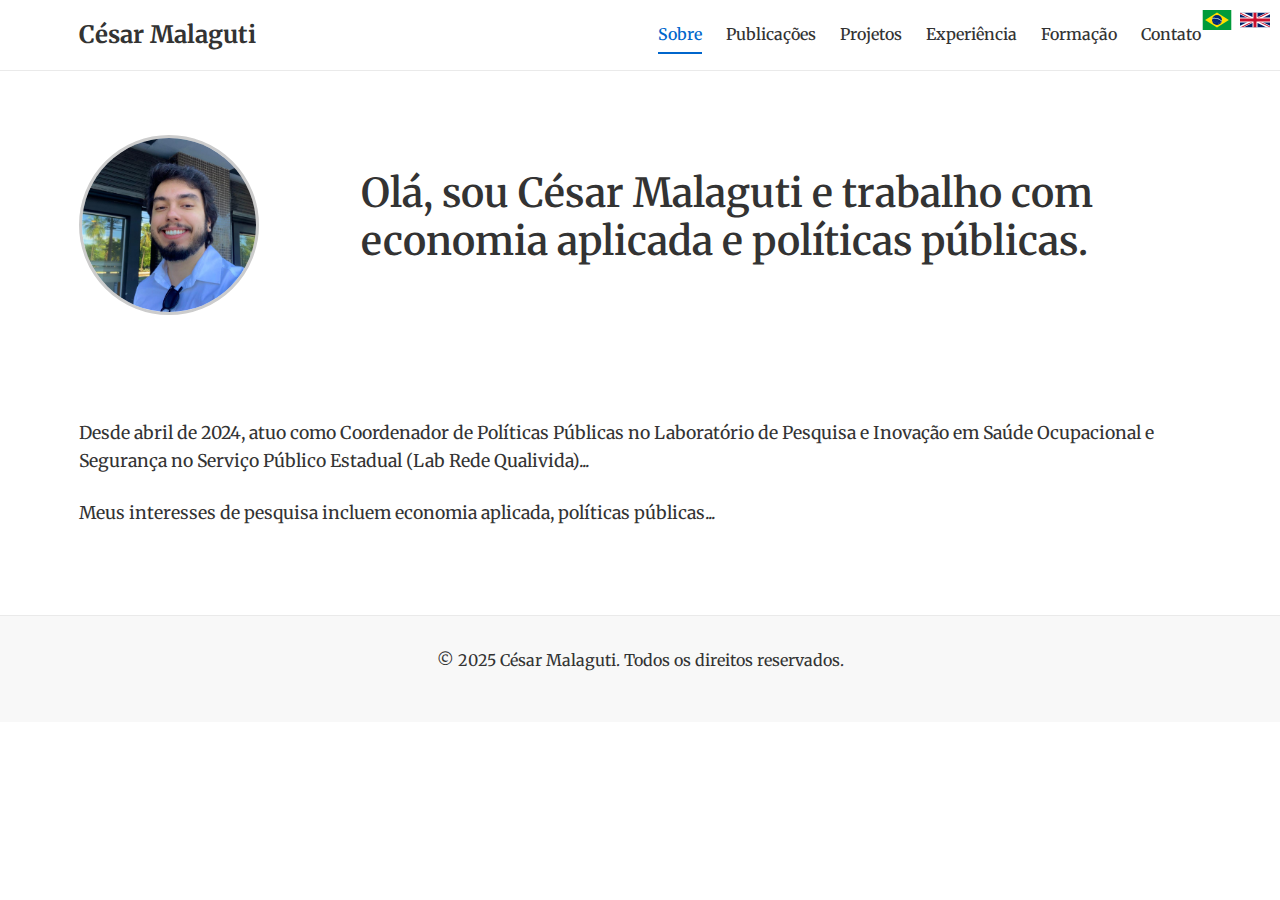
<file: index.html>
<!DOCTYPE html>
<html lang="pt-br">
<head>
    <meta charset="UTF-8">
    <meta name="viewport" content="width=device-width, initial-scale=1.0">
    <title>César Malaguti | Economista</title>
    <link rel="stylesheet" href="css/style.css">
    <link rel="stylesheet" href="css/admin.css">
    <link href="https://fonts.googleapis.com/css2?family=Merriweather:wght@400;700&display=swap" rel="stylesheet">
    <style>
        body {
            font-family: 'Merriweather', serif;
        }

        .lang-switch {
            position: absolute;
            top: 10px;
            right: 10px;
            display: flex;
            gap: 8px;
        }

        .lang-switch img {
            width: 30px;
            height: 20px;
            cursor: pointer;
        }

        .profile-image img {
            border-radius: 50%;
            width: 180px;
            height: 180px;
            object-fit: cover;
            border: 3px solid #ccc;
        }
    </style>
</head>
<body>
    <header>
        <div class="container">
            <div class="logo">
                <a href="index.html">César Malaguti</a>
            </div>
            <nav>
                <ul>
                    <li><a href="index.html" class="active">Sobre</a></li>
                    <li><a href="publications.html">Publicações</a></li>
                    <li><a href="projects.html">Projetos</a></li>
                    <li><a href="experience.html">Experiência</a></li>
                    <li><a href="education.html">Formação</a></li>
                    <li><a href="contact.html">Contato</a></li>
                </ul>
            </nav>
        </div>
        <div class="lang-switch">
            <img src="imagens/images.br.svg" alt="Português" onclick="switchLanguage('pt')">
            <img src="imagens/images.uk.svg" alt="English" onclick="switchLanguage('en')">
        </div>
    </header>

    <main>
        <section class="hero">
            <div class="container">
                <div class="profile-image">
                    <img src="imagens/imagesprofile.jpg.jpeg" alt="César Malaguti">
                </div>
                <div class="hero-content">
                    <h1 data-lang="pt">Olá, sou César Malaguti e trabalho com economia aplicada e políticas públicas.</h1>
                    <h1 data-lang="en" style="display: none;">Hi, I'm César Malaguti and I work with applied economics and public policies.</h1>
                </div>
            </div>
        </section>

        <section class="about">
            <div class="container">
                <p data-lang="pt">Desde abril de 2024, atuo como Coordenador de Políticas Públicas no Laboratório de Pesquisa e Inovação em Saúde Ocupacional e Segurança no Serviço Público Estadual (Lab Rede Qualivida)...</p>
                <p data-lang="en" style="display: none;">I am a Ph.D. candidate in Economics at the Federal University of Espírito Santo (UFES). My research lies at the intersection of public economics, health policy, and data science. In September 2025, I will join the University of Oxford, at the Health Economics Research Centre (HERC) for the 2025–2026 academic year. I currently serve as State Public Policy Coordinator for health in Espírito Santo, working through a tripartite partnership involving the State Health Department (SESA), the Institute for Teaching, Research, and Health Innovation (ICEPi), and the State Secretariat for Management and Human Resources (SEGER). My work at the Lab Rede Qualivida focuses on innovation and evidence-based strategies to improve public service health and safety.</p>

                <p data-lang="pt">Meus interesses de pesquisa incluem economia aplicada, políticas públicas...</p>
                <p data-lang="en" style="display: none;">My research lies at the intersection of public economics, health policy, data science and applied economics.</p>

       
            </div>
        </section>
    </main>

    <footer>
        <div class="container">
            <p data-lang="pt">&copy; 2025 César Malaguti. Todos os direitos reservados.</p>
            <p data-lang="en" style="display: none;">&copy; 2025 César Malaguti. All rights reserved.</p>
        </div>
    </footer>

    <script>
        function switchLanguage(lang) {
            const elements = document.querySelectorAll('[data-lang]');
            elements.forEach(el => {
                el.style.display = el.getAttribute('data-lang') === lang ? 'block' : 'none';
            });
        }

        // Define idioma inicial como pt
        window.onload = () => switchLanguage('pt');
    </script>
</body>
</html>
</file>
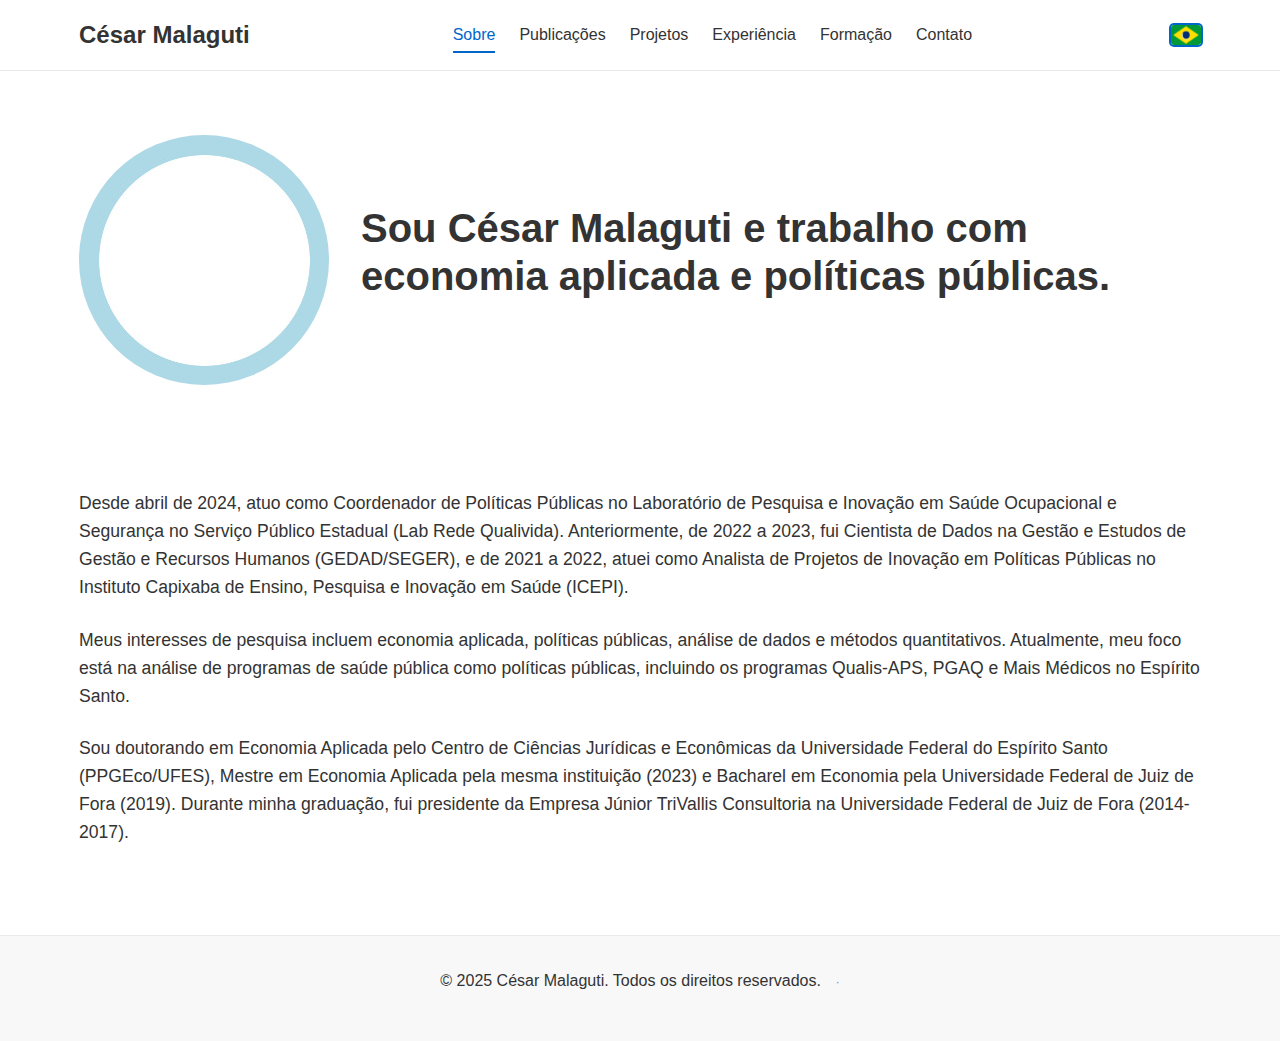
<file: cesar_malaguti_website_colab/index.html>
<!DOCTYPE html>
<html lang="pt-br">
<head>
    <meta charset="UTF-8">
    <meta name="viewport" content="width=device-width, initial-scale=1.0">
    <title>César Malaguti | Economista</title>
    <link rel="stylesheet" href="css/style.css">
    <link rel="stylesheet" href="css/admin.css">
</head>
<body>
    <header>
        <div class="container">
            <div class="logo">
                <a href="index.html">César Malaguti</a>
            </div>
            <nav>
                <ul>
                    <li><a href="index.html" class="active">Sobre</a></li>
                    <li><a href="publications.html">Publicações</a></li>
                    <li><a href="projects.html">Projetos</a></li>
                    <li><a href="experience.html">Experiência</a></li>
                    <li><a href="education.html">Formação</a></li>
                    <li><a href="contact.html">Contato</a></li>
                </ul>
            </nav>
        </div>
    </header>

    <main>
        <section class="hero">
            <div class="container">
                <div class="profile-image">
                    <img src="images/profile.jpg" alt="César Malaguti" class="profile-img">
                </div>
                <div class="hero-content">
                    <h1 data-lang="pt">Sou César Malaguti e trabalho com economia aplicada e políticas públicas.</h1>
                    <h1 data-lang="en" style="display: none;">I am César Malaguti and I work with applied economics and public policies.</h1>
                </div>
            </div>
        </section>

        <section class="about">
            <div class="container">
                <p data-lang="pt">Desde abril de 2024, atuo como Coordenador de Políticas Públicas no Laboratório de Pesquisa e Inovação em Saúde Ocupacional e Segurança no Serviço Público Estadual (Lab Rede Qualivida). Anteriormente, de 2022 a 2023, fui Cientista de Dados na Gestão e Estudos de Gestão e Recursos Humanos (GEDAD/SEGER), e de 2021 a 2022, atuei como Analista de Projetos de Inovação em Políticas Públicas no Instituto Capixaba de Ensino, Pesquisa e Inovação em Saúde (ICEPI).</p>
                <p data-lang="en" style="display: none;">Since April 2024, I have been working as a Public Policy Coordinator at the Laboratory for Research and Innovation in Occupational Health and Safety in the State Public Service (Lab Rede Qualivida). Previously, from 2022 to 2023, I was a Data Scientist in Management and Studies of Management and Human Resources (GEDAD/SEGER), and from 2021 to 2022, I worked as an Analyst of Innovation Projects in Public Policies at the Capixaba Institute of Education, Research and Innovation in Health (ICEPI).</p>

                <p data-lang="pt">Meus interesses de pesquisa incluem economia aplicada, políticas públicas, análise de dados e métodos quantitativos. Atualmente, meu foco está na análise de programas de saúde pública como políticas públicas, incluindo os programas Qualis-APS, PGAQ e Mais Médicos no Espírito Santo.</p>
                <p data-lang="en" style="display: none;">My research interests include applied economics, public policies, data analysis, and quantitative methods. Currently, my focus is on the analysis of public health programs as public policies, including the Qualis-APS, PGAQ, and Mais Médicos programs in Espírito Santo.</p>

                <p data-lang="pt">Sou doutorando em Economia Aplicada pelo Centro de Ciências Jurídicas e Econômicas da Universidade Federal do Espírito Santo (PPGEco/UFES), Mestre em Economia Aplicada pela mesma instituição (2023) e Bacharel em Economia pela Universidade Federal de Juiz de Fora (2019). Durante minha graduação, fui presidente da Empresa Júnior TriVallis Consultoria na Universidade Federal de Juiz de Fora (2014-2017).</p>
                <p data-lang="en" style="display: none;">I am a PhD candidate in Applied Economics at the Center for Legal and Economic Sciences of the Federal University of Espírito Santo (PPGEco/UFES), Master in Applied Economics from the same institution (2023), and Bachelor in Economics from the Federal University of Juiz de Fora (2019). During my undergraduate studies, I was president of the Junior Enterprise TriVallis Consultoria at the Federal University of Juiz de Fora (2014-2017).</p>
            </div>
        </section>
    </main>

    <footer>
        <div class="container">
            <p data-lang="pt">&copy; 2025 César Malaguti. Todos os direitos reservados.</p>
            <p data-lang="en" style="display: none;">&copy; 2025 César Malaguti. All rights reserved.</p>
        </div>
    </footer>

    <script src="js/script.js"></script>
    <script src="js/language.js"></script>
    <script src="js/admin.js"></script>
</body>
</html>
</file>
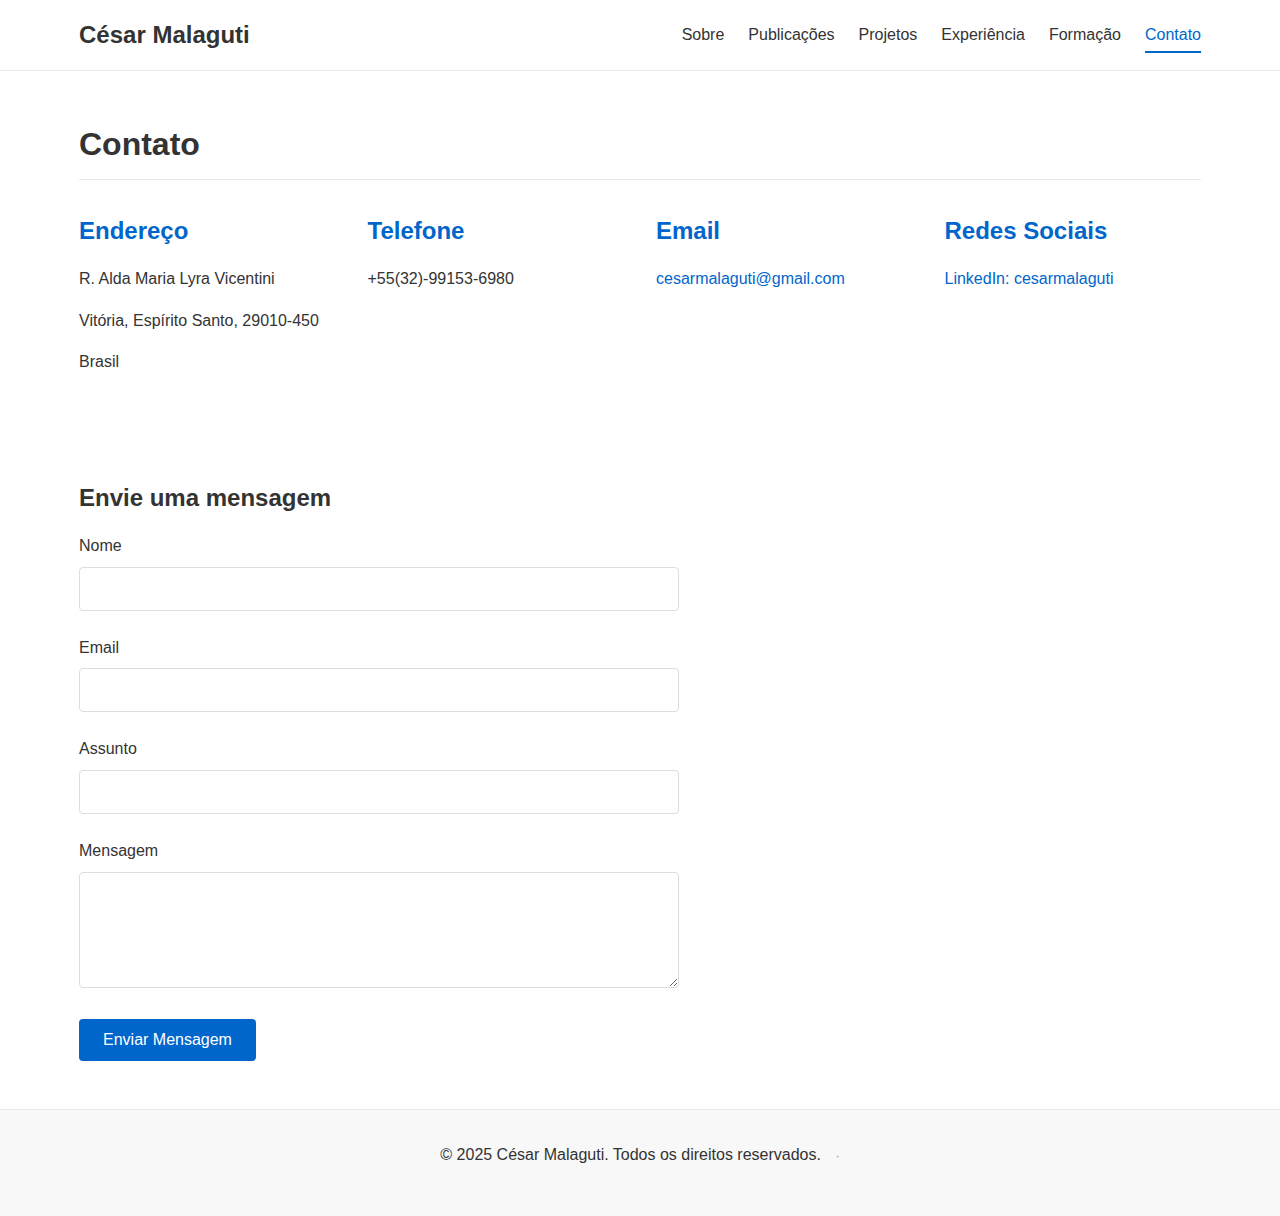
<file: contact.html>
<!DOCTYPE html>
<html lang="pt-br">
<head>
    <meta charset="UTF-8">
    <meta name="viewport" content="width=device-width, initial-scale=1.0">
    <title>Contato | César Malaguti</title>
    <link rel="stylesheet" href="css/style.css">
    <link rel="stylesheet" href="css/admin.css">
</head>
<body>
    <header>
        <div class="container">
            <div class="logo">
                <a href="index.html">César Malaguti</a>
            </div>
            <nav>
                <ul>
                    <li><a href="index.html">Sobre</a></li>
                    <li><a href="publications.html">Publicações</a></li>
                    <li><a href="projects.html">Projetos</a></li>
                    <li><a href="experience.html">Experiência</a></li>
                    <li><a href="education.html">Formação</a></li>
                    <li><a href="contact.html" class="active">Contato</a></li>
                </ul>
            </nav>
        </div>
    </header>

    <main>
        <section class="contact">
            <div class="container">
                <h1>Contato</h1>
                
                <div class="contact-info">
                    <div class="contact-item">
                        <h2>Endereço</h2>
                        <p>R. Alda Maria Lyra Vicentini</p>
                        <p>Vitória, Espírito Santo, 29010-450</p>
                        <p>Brasil</p>
                    </div>
                    
                    <div class="contact-item">
                        <h2>Telefone</h2>
                        <p>+55(32)-99153-6980</p>
                    </div>
                    
                    <div class="contact-item">
                        <h2>Email</h2>
                        <p><a href="mailto:cesarmalaguti@gmail.com">cesarmalaguti@gmail.com</a></p>
                    </div>
                    
                    <div class="contact-item">
                        <h2>Redes Sociais</h2>
                        <p><a href="https://www.linkedin.com/in/cesarmalaguti" target="_blank">LinkedIn: cesarmalaguti</a></p>
                    </div>
                </div>
                
                <div class="contact-form">
                    <h2>Envie uma mensagem</h2>
                    <form action="#" method="post" id="contactForm">
                        <div class="form-group">
                            <label for="name">Nome</label>
                            <input type="text" id="name" name="name" required>
                        </div>
                        
                        <div class="form-group">
                            <label for="email">Email</label>
                            <input type="email" id="email" name="email" required>
                        </div>
                        
                        <div class="form-group">
                            <label for="subject">Assunto</label>
                            <input type="text" id="subject" name="subject" required>
                        </div>
                        
                        <div class="form-group">
                            <label for="message">Mensagem</label>
                            <textarea id="message" name="message" rows="5" required></textarea>
                        </div>
                        
                        <button type="submit" class="btn-submit">Enviar Mensagem</button>
                    </form>
                </div>
            </div>
        </section>
    </main>

    <footer>
        <div class="container">
            <p>&copy; 2025 César Malaguti. Todos os direitos reservados.</p>
        </div>
    </footer>

    <script src="js/script.js"></script>
    <script src="js/admin.js"></script>
</body>
</html>
</file>
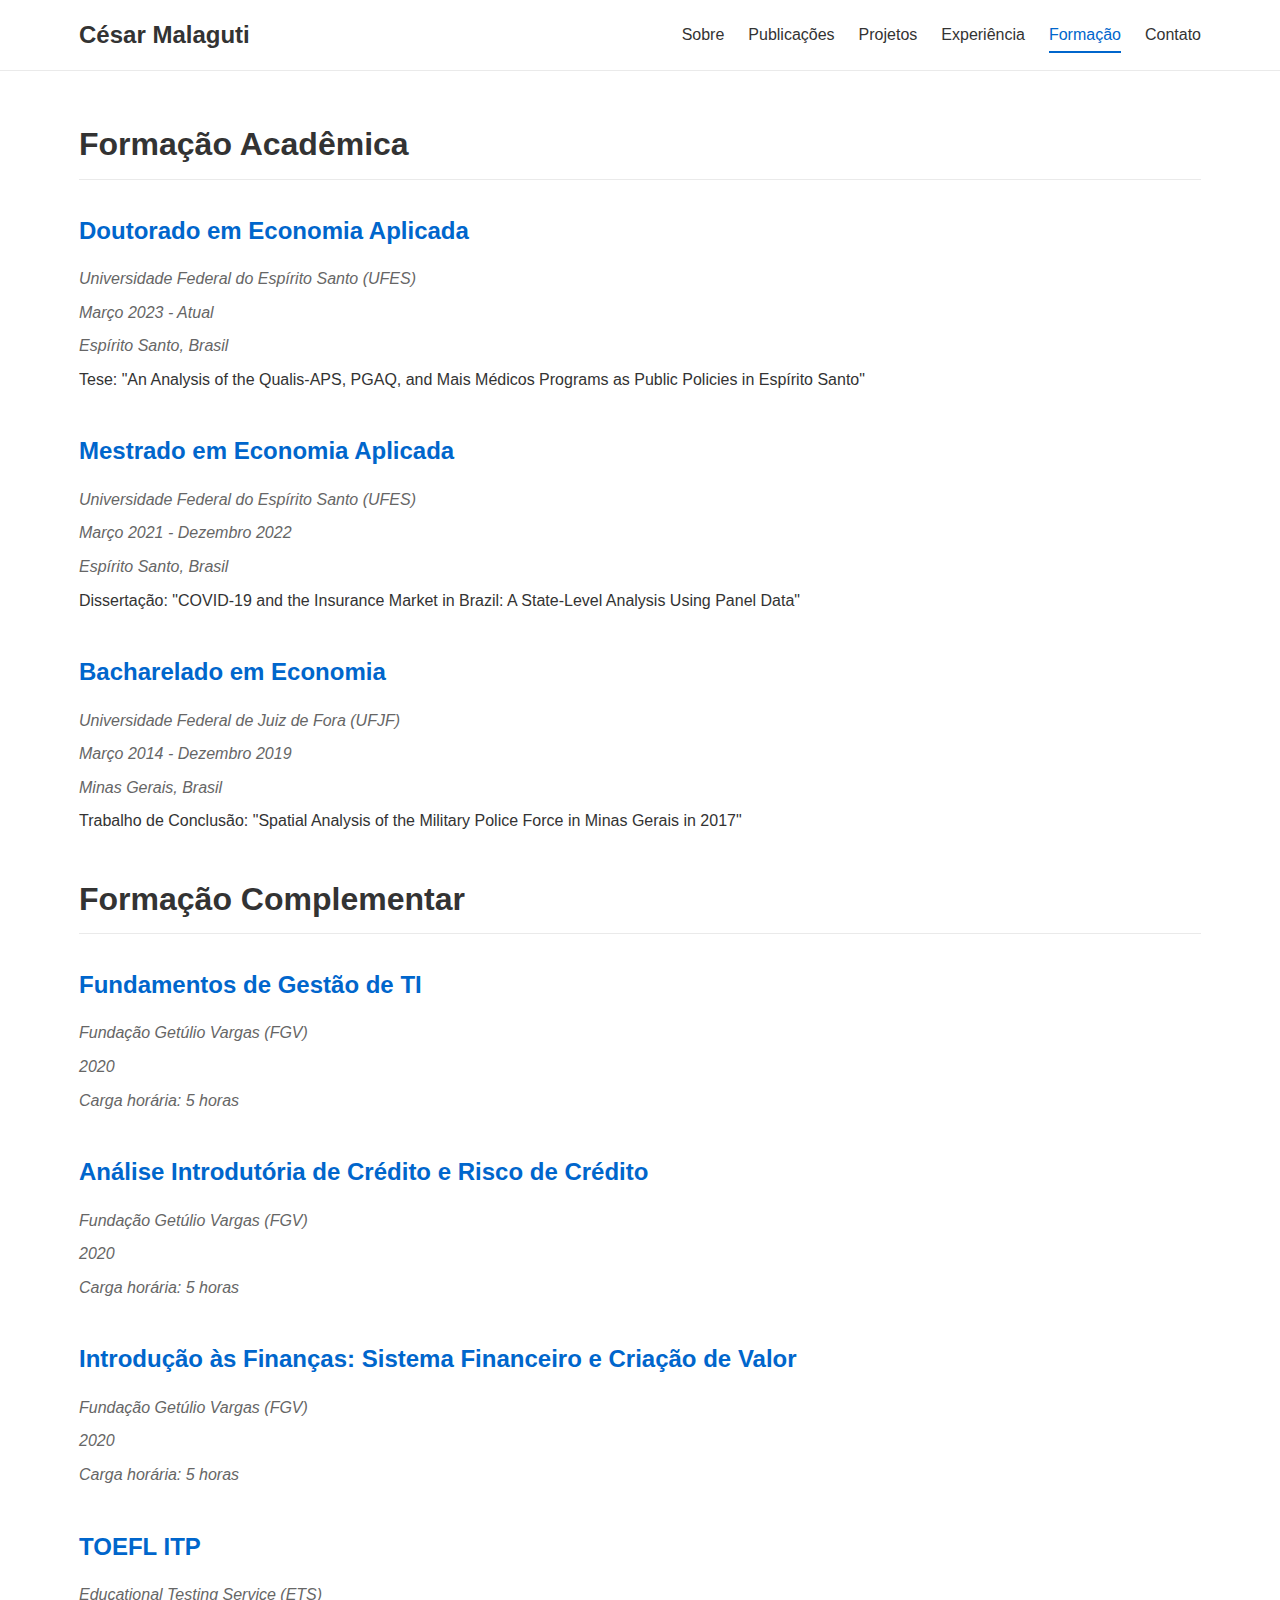
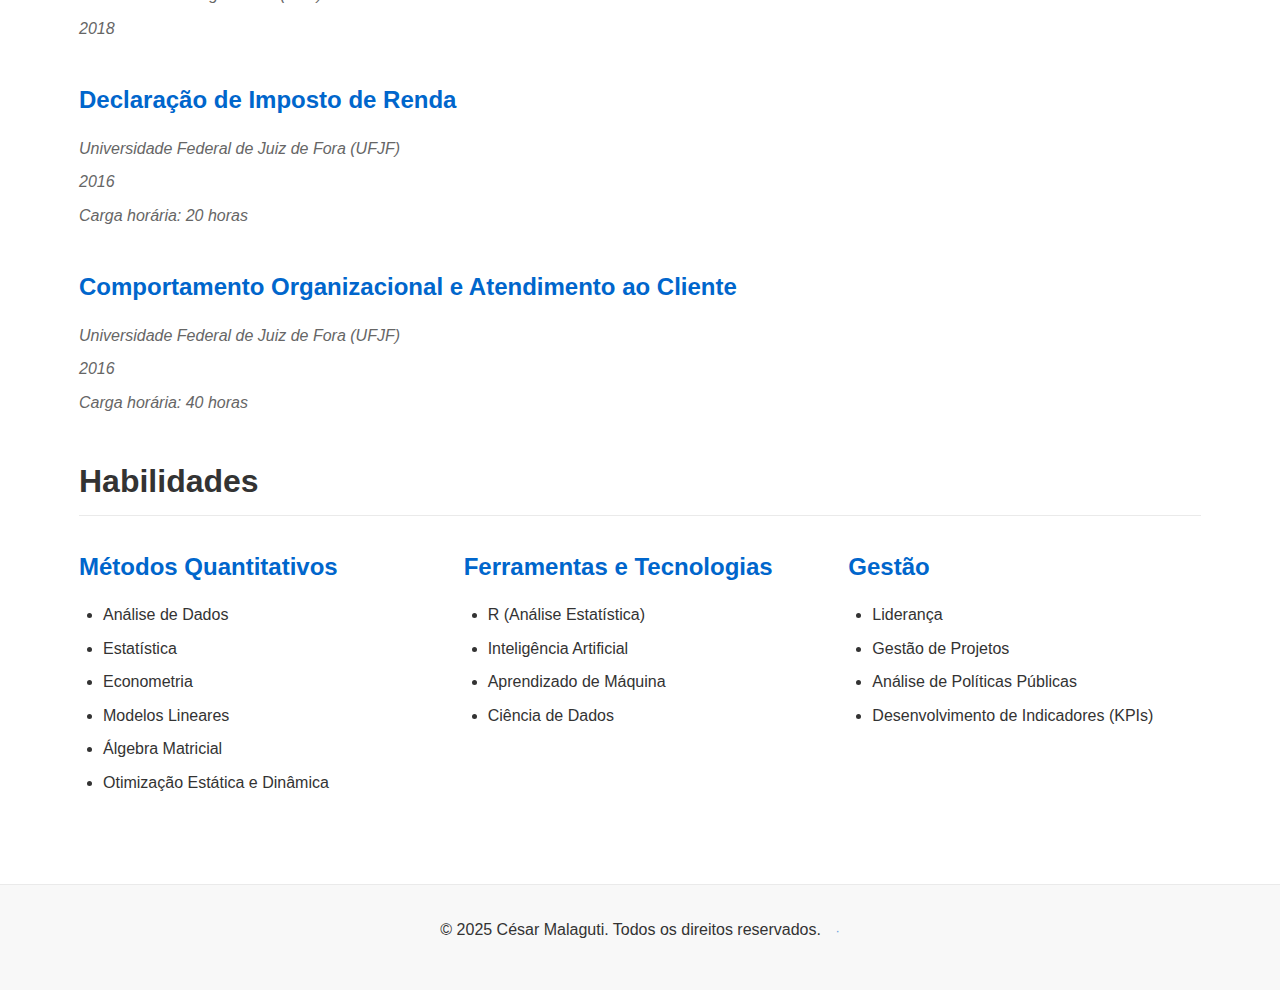
<file: education.html>
<!DOCTYPE html>
<html lang="pt-br">
<head>
    <meta charset="UTF-8">
    <meta name="viewport" content="width=device-width, initial-scale=1.0">
    <title>Formação | César Malaguti</title>
    <link rel="stylesheet" href="css/style.css">
    <link rel="stylesheet" href="css/admin.css">
</head>
<body>
    <header>
        <div class="container">
            <div class="logo">
                <a href="index.html">César Malaguti</a>
            </div>
            <nav>
                <ul>
                    <li><a href="index.html">Sobre</a></li>
                    <li><a href="publications.html">Publicações</a></li>
                    <li><a href="projects.html">Projetos</a></li>
                    <li><a href="experience.html">Experiência</a></li>
                    <li><a href="education.html" class="active">Formação</a></li>
                    <li><a href="contact.html">Contato</a></li>
                </ul>
            </nav>
        </div>
    </header>

    <main>
        <section class="education">
            <div class="container">
                <h1>Formação Acadêmica</h1>
                
                <div class="education-item">
                    <h2>Doutorado em Economia Aplicada</h2>
                    <p class="institution">Universidade Federal do Espírito Santo (UFES)</p>
                    <p class="period">Março 2023 - Atual</p>
                    <p class="location">Espírito Santo, Brasil</p>
                    <p>Tese: "An Analysis of the Qualis-APS, PGAQ, and Mais Médicos Programs as Public Policies in Espírito Santo"</p>
                </div>
                
                <div class="education-item">
                    <h2>Mestrado em Economia Aplicada</h2>
                    <p class="institution">Universidade Federal do Espírito Santo (UFES)</p>
                    <p class="period">Março 2021 - Dezembro 2022</p>
                    <p class="location">Espírito Santo, Brasil</p>
                    <p>Dissertação: "COVID-19 and the Insurance Market in Brazil: A State-Level Analysis Using Panel Data"</p>
                </div>
                
                <div class="education-item">
                    <h2>Bacharelado em Economia</h2>
                    <p class="institution">Universidade Federal de Juiz de Fora (UFJF)</p>
                    <p class="period">Março 2014 - Dezembro 2019</p>
                    <p class="location">Minas Gerais, Brasil</p>
                    <p>Trabalho de Conclusão: "Spatial Analysis of the Military Police Force in Minas Gerais in 2017"</p>
                </div>
                
                <h1>Formação Complementar</h1>
                
                <div class="complementary-education">
                    <div class="education-item">
                        <h2>Fundamentos de Gestão de TI</h2>
                        <p class="institution">Fundação Getúlio Vargas (FGV)</p>
                        <p class="period">2020</p>
                        <p class="details">Carga horária: 5 horas</p>
                    </div>
                    
                    <div class="education-item">
                        <h2>Análise Introdutória de Crédito e Risco de Crédito</h2>
                        <p class="institution">Fundação Getúlio Vargas (FGV)</p>
                        <p class="period">2020</p>
                        <p class="details">Carga horária: 5 horas</p>
                    </div>
                    
                    <div class="education-item">
                        <h2>Introdução às Finanças: Sistema Financeiro e Criação de Valor</h2>
                        <p class="institution">Fundação Getúlio Vargas (FGV)</p>
                        <p class="period">2020</p>
                        <p class="details">Carga horária: 5 horas</p>
                    </div>
                    
                    <div class="education-item">
                        <h2>TOEFL ITP</h2>
                        <p class="institution">Educational Testing Service (ETS)</p>
                        <p class="period">2018</p>
                    </div>
                    
                    <div class="education-item">
                        <h2>Declaração de Imposto de Renda</h2>
                        <p class="institution">Universidade Federal de Juiz de Fora (UFJF)</p>
                        <p class="period">2016</p>
                        <p class="details">Carga horária: 20 horas</p>
                    </div>
                    
                    <div class="education-item">
                        <h2>Comportamento Organizacional e Atendimento ao Cliente</h2>
                        <p class="institution">Universidade Federal de Juiz de Fora (UFJF)</p>
                        <p class="period">2016</p>
                        <p class="details">Carga horária: 40 horas</p>
                    </div>
                </div>
                
                <h1>Habilidades</h1>
                
                <div class="skills">
                    <div class="skill-category">
                        <h2>Métodos Quantitativos</h2>
                        <ul>
                            <li>Análise de Dados</li>
                            <li>Estatística</li>
                            <li>Econometria</li>
                            <li>Modelos Lineares</li>
                            <li>Álgebra Matricial</li>
                            <li>Otimização Estática e Dinâmica</li>
                        </ul>
                    </div>
                    
                    <div class="skill-category">
                        <h2>Ferramentas e Tecnologias</h2>
                        <ul>
                            <li>R (Análise Estatística)</li>
                            <li>Inteligência Artificial</li>
                            <li>Aprendizado de Máquina</li>
                            <li>Ciência de Dados</li>
                        </ul>
                    </div>
                    
                    <div class="skill-category">
                        <h2>Gestão</h2>
                        <ul>
                            <li>Liderança</li>
                            <li>Gestão de Projetos</li>
                            <li>Análise de Políticas Públicas</li>
                            <li>Desenvolvimento de Indicadores (KPIs)</li>
                        </ul>
                    </div>
                </div>
            </div>
        </section>
    </main>

    <footer>
        <div class="container">
            <p>&copy; 2025 César Malaguti. Todos os direitos reservados.</p>
        </div>
    </footer>

    <script src="js/script.js"></script>
    <script src="js/admin.js"></script>
</body>
</html>
</file>
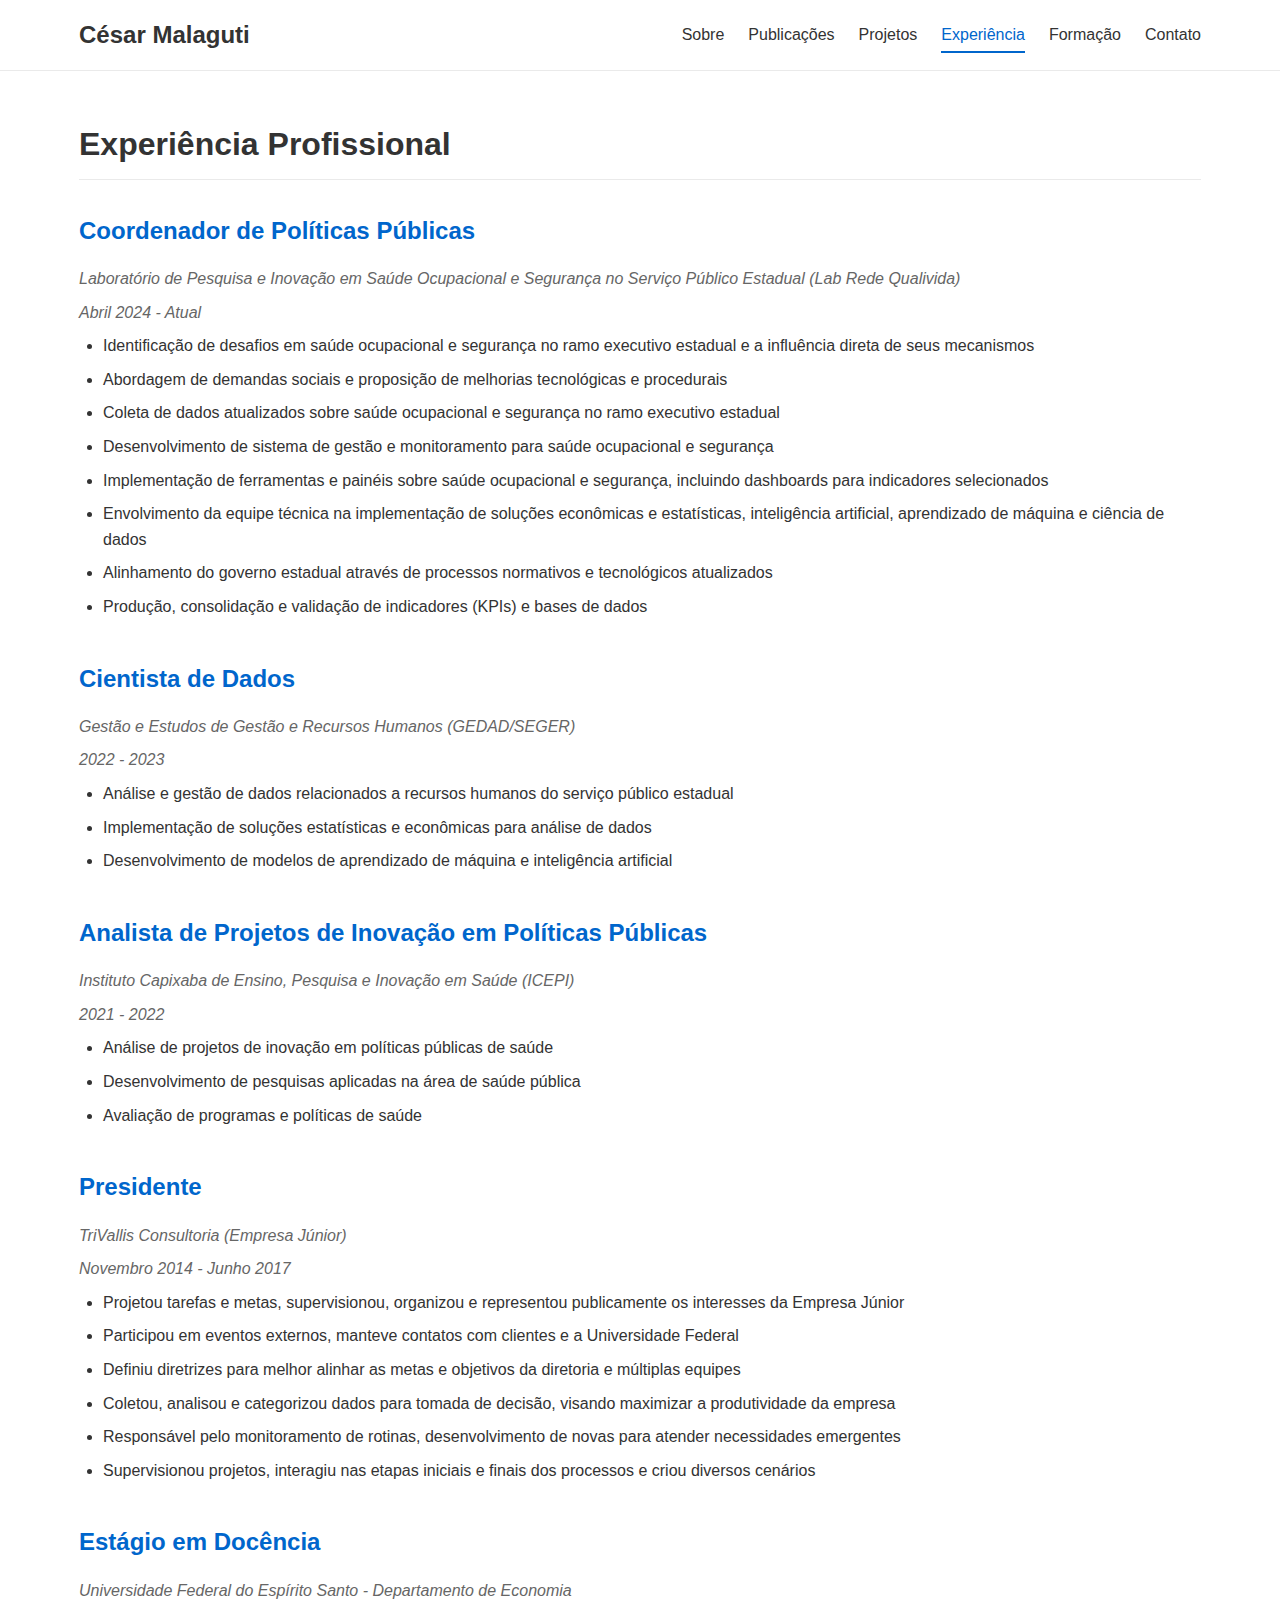
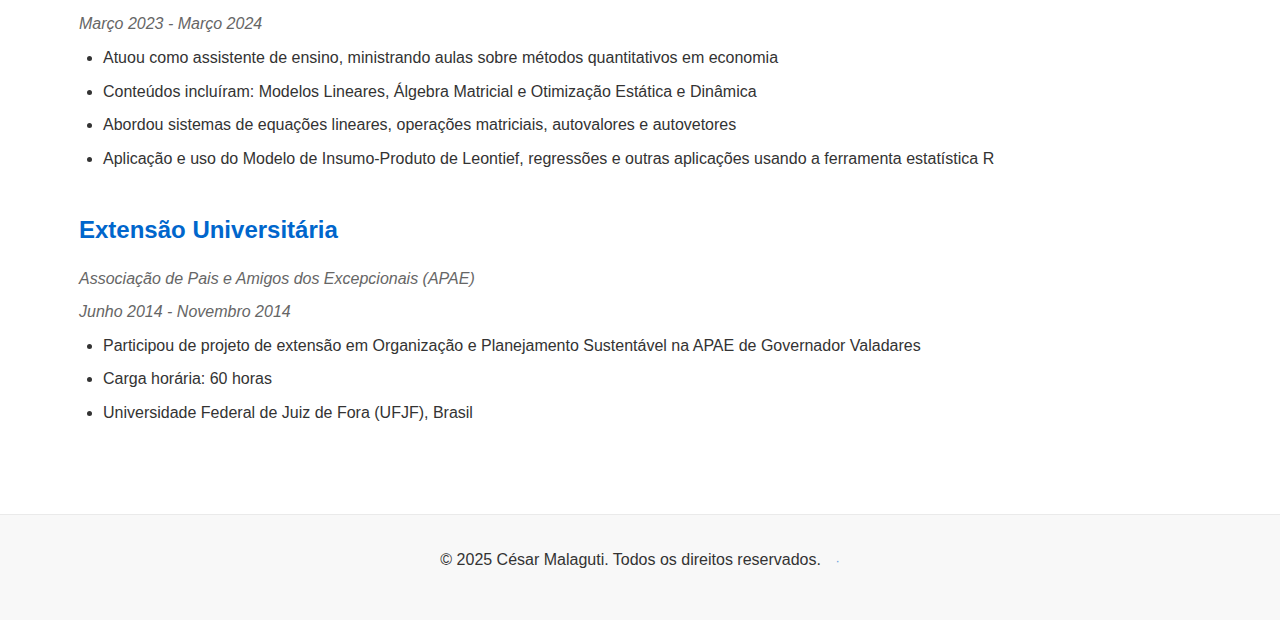
<file: experience.html>
<!DOCTYPE html>
<html lang="pt-br">
<head>
    <meta charset="UTF-8">
    <meta name="viewport" content="width=device-width, initial-scale=1.0">
    <title>Experiência | César Malaguti</title>
    <link rel="stylesheet" href="css/style.css">
    <link rel="stylesheet" href="css/admin.css">
</head>
<body>
    <header>
        <div class="container">
            <div class="logo">
                <a href="index.html">César Malaguti</a>
            </div>
            <nav>
                <ul>
                    <li><a href="index.html">Sobre</a></li>
                    <li><a href="publications.html">Publicações</a></li>
                    <li><a href="projects.html">Projetos</a></li>
                    <li><a href="experience.html" class="active">Experiência</a></li>
                    <li><a href="education.html">Formação</a></li>
                    <li><a href="contact.html">Contato</a></li>
                </ul>
            </nav>
        </div>
    </header>

    <main>
        <section class="experience">
            <div class="container">
                <h1>Experiência Profissional</h1>
                
                <div class="experience-item">
                    <h2>Coordenador de Políticas Públicas</h2>
                    <p class="company">Laboratório de Pesquisa e Inovação em Saúde Ocupacional e Segurança no Serviço Público Estadual (Lab Rede Qualivida)</p>
                    <p class="period">Abril 2024 - Atual</p>
                    <ul>
                        <li>Identificação de desafios em saúde ocupacional e segurança no ramo executivo estadual e a influência direta de seus mecanismos</li>
                        <li>Abordagem de demandas sociais e proposição de melhorias tecnológicas e procedurais</li>
                        <li>Coleta de dados atualizados sobre saúde ocupacional e segurança no ramo executivo estadual</li>
                        <li>Desenvolvimento de sistema de gestão e monitoramento para saúde ocupacional e segurança</li>
                        <li>Implementação de ferramentas e painéis sobre saúde ocupacional e segurança, incluindo dashboards para indicadores selecionados</li>
                        <li>Envolvimento da equipe técnica na implementação de soluções econômicas e estatísticas, inteligência artificial, aprendizado de máquina e ciência de dados</li>
                        <li>Alinhamento do governo estadual através de processos normativos e tecnológicos atualizados</li>
                        <li>Produção, consolidação e validação de indicadores (KPIs) e bases de dados</li>
                    </ul>
                </div>
                
                <div class="experience-item">
                    <h2>Cientista de Dados</h2>
                    <p class="company">Gestão e Estudos de Gestão e Recursos Humanos (GEDAD/SEGER)</p>
                    <p class="period">2022 - 2023</p>
                    <ul>
                        <li>Análise e gestão de dados relacionados a recursos humanos do serviço público estadual</li>
                        <li>Implementação de soluções estatísticas e econômicas para análise de dados</li>
                        <li>Desenvolvimento de modelos de aprendizado de máquina e inteligência artificial</li>
                    </ul>
                </div>
                
                <div class="experience-item">
                    <h2>Analista de Projetos de Inovação em Políticas Públicas</h2>
                    <p class="company">Instituto Capixaba de Ensino, Pesquisa e Inovação em Saúde (ICEPI)</p>
                    <p class="period">2021 - 2022</p>
                    <ul>
                        <li>Análise de projetos de inovação em políticas públicas de saúde</li>
                        <li>Desenvolvimento de pesquisas aplicadas na área de saúde pública</li>
                        <li>Avaliação de programas e políticas de saúde</li>
                    </ul>
                </div>
                
                <div class="experience-item">
                    <h2>Presidente</h2>
                    <p class="company">TriVallis Consultoria (Empresa Júnior)</p>
                    <p class="period">Novembro 2014 - Junho 2017</p>
                    <ul>
                        <li>Projetou tarefas e metas, supervisionou, organizou e representou publicamente os interesses da Empresa Júnior</li>
                        <li>Participou em eventos externos, manteve contatos com clientes e a Universidade Federal</li>
                        <li>Definiu diretrizes para melhor alinhar as metas e objetivos da diretoria e múltiplas equipes</li>
                        <li>Coletou, analisou e categorizou dados para tomada de decisão, visando maximizar a produtividade da empresa</li>
                        <li>Responsável pelo monitoramento de rotinas, desenvolvimento de novas para atender necessidades emergentes</li>
                        <li>Supervisionou projetos, interagiu nas etapas iniciais e finais dos processos e criou diversos cenários</li>
                    </ul>
                </div>
                
                <div class="experience-item">
                    <h2>Estágio em Docência</h2>
                    <p class="company">Universidade Federal do Espírito Santo - Departamento de Economia</p>
                    <p class="period">Março 2023 - Março 2024</p>
                    <ul>
                        <li>Atuou como assistente de ensino, ministrando aulas sobre métodos quantitativos em economia</li>
                        <li>Conteúdos incluíram: Modelos Lineares, Álgebra Matricial e Otimização Estática e Dinâmica</li>
                        <li>Abordou sistemas de equações lineares, operações matriciais, autovalores e autovetores</li>
                        <li>Aplicação e uso do Modelo de Insumo-Produto de Leontief, regressões e outras aplicações usando a ferramenta estatística R</li>
                    </ul>
                </div>
                
                <div class="experience-item">
                    <h2>Extensão Universitária</h2>
                    <p class="company">Associação de Pais e Amigos dos Excepcionais (APAE)</p>
                    <p class="period">Junho 2014 - Novembro 2014</p>
                    <ul>
                        <li>Participou de projeto de extensão em Organização e Planejamento Sustentável na APAE de Governador Valadares</li>
                        <li>Carga horária: 60 horas</li>
                        <li>Universidade Federal de Juiz de Fora (UFJF), Brasil</li>
                    </ul>
                </div>
            </div>
        </section>
    </main>

    <footer>
        <div class="container">
            <p>&copy; 2025 César Malaguti. Todos os direitos reservados.</p>
        </div>
    </footer>

    <script src="js/script.js"></script>
    <script src="js/admin.js"></script>
</body>
</html>
</file>
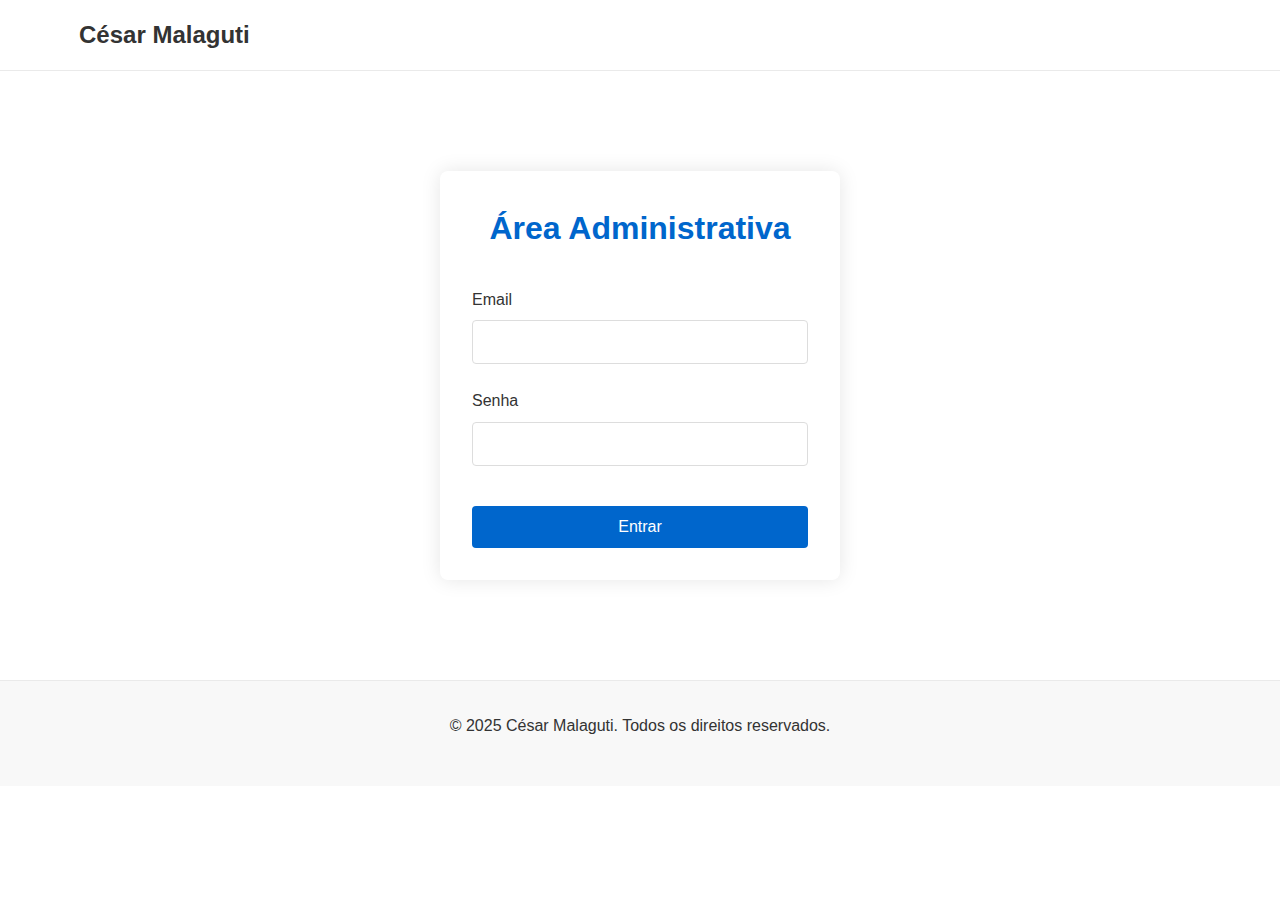
<file: login.html>
<!DOCTYPE html>
<html lang="pt-br">
<head>
    <meta charset="UTF-8">
    <meta name="viewport" content="width=device-width, initial-scale=1.0">
    <title>Login | César Malaguti</title>
    <link rel="stylesheet" href="css/style.css">
    <link rel="stylesheet" href="css/admin.css">
    <style>
        .login-container {
            max-width: 400px;
            margin: 100px auto;
            padding: 2rem;
            border-radius: 8px;
            box-shadow: 0 0 20px rgba(0, 0, 0, 0.1);
            background-color: #fff;
        }
        
        .login-container h1 {
            text-align: center;
            margin-bottom: 2rem;
            color: #0066cc;
        }
        
        .login-form .form-group {
            margin-bottom: 1.5rem;
        }
        
        .login-form label {
            display: block;
            margin-bottom: 0.5rem;
            font-weight: 500;
        }
        
        .login-form input {
            width: 100%;
            padding: 0.75rem;
            border: 1px solid #ddd;
            border-radius: 4px;
            font-size: 1rem;
        }
        
        .login-form .btn-submit {
            width: 100%;
            margin-top: 1rem;
        }
        
        .login-error {
            color: #e74c3c;
            margin-top: 1rem;
            text-align: center;
            display: none;
        }
    </style>
</head>
<body>
    <header>
        <div class="container">
            <div class="logo">
                <a href="index.html">César Malaguti</a>
            </div>
        </div>
    </header>

    <main>
        <div class="login-container">
            <h1>Área Administrativa</h1>
            <form class="login-form" id="loginForm">
                <div class="form-group">
                    <label for="email">Email</label>
                    <input type="email" id="email" name="email" required>
                </div>
                
                <div class="form-group">
                    <label for="password">Senha</label>
                    <input type="password" id="password" name="password" required>
                </div>
                
                <button type="submit" class="btn-submit">Entrar</button>
                
                <div class="login-error" id="loginError">
                    Email ou senha incorretos. Por favor, tente novamente.
                </div>
            </form>
        </div>
    </main>

    <footer>
        <div class="container">
            <p>&copy; 2025 César Malaguti. Todos os direitos reservados.</p>
        </div>
    </footer>

    <script>
        document.addEventListener('DOMContentLoaded', function() {
            const loginForm = document.getElementById('loginForm');
            const loginError = document.getElementById('loginError');
            
            loginForm.addEventListener('submit', function(e) {
                e.preventDefault();
                
                const email = document.getElementById('email').value;
                const password = document.getElementById('password').value;
                
                // Credenciais fixas conforme solicitado
                if (email === 'cesarmalaguti@gmail.com' && password === 'mala1312') {
                    // Login bem-sucedido
                    localStorage.setItem('adminLoggedIn', 'true');
                    window.location.href = 'index.html'; // Redireciona para a página inicial
                } else {
                    // Login falhou
                    loginError.style.display = 'block';
                }
            });
        });
    </script>
</body>
</html>
</file>
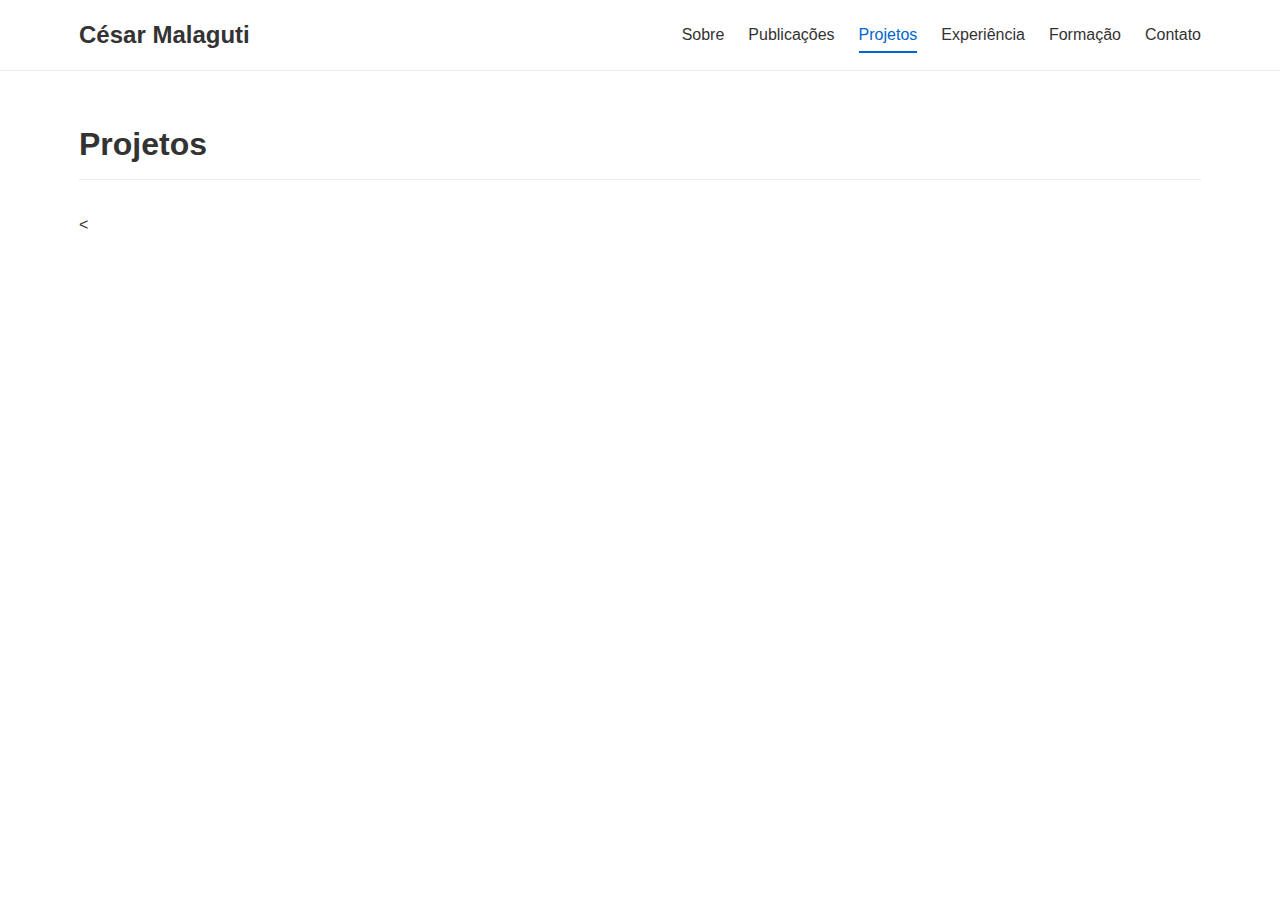
<file: projects.html>
<!DOCTYPE html>
<html lang="pt-br">
<head>
  <meta charset="UTF-8" />
  <meta name="viewport" content="width=device-width, initial-scale=1.0"/>
  <title>Projetos | César Malaguti</title>
  <link rel="stylesheet" href="css/style.css" />
  <link rel="stylesheet" href="css/admin.css" />
  <style>
    .admin-access {
      position: absolute;
      top: 20px;
      right: 20px;
      display: none;
    }

    .admin-button {
      background-color: #333;
      color: white;
      padding: 8px 12px;
      border-radius: 5px;
      text-decoration: none;
      font-size: 14px;
      transition: background-color 0.3s;
    }

    .admin-button:hover {
      background-color: #555;
    }
  </style>
</head>
<body>
  <header>
    <div class="container" style="position: relative;">
      <div class="logo">
        <a href="index.html">César Malaguti</a>
      </div>
      <nav>
        <ul>
          <li><a href="index.html">Sobre</a></li>
          <li><a href="publications.html">Publicações</a></li>
          <li><a href="projects.html" class="active">Projetos</a></li>
          <li><a href="experience.html">Experiência</a></li>
          <li><a href="education.html">Formação</a></li>
          <li><a href="contact.html">Contato</a></li>
        </ul>
      </nav>

      <!-- Botão de acesso ao modo administrador -->
      <div class="admin-access" id="adminAccess">
        <a href="admin.html" class="admin-button" data-lang="pt">Modo Administrador</a>
        <a href="admin.html" class="admin-button" data-lang="en" style="display: none;">Admin Mode</a>
      </div>
    </div>
  </header>

  <main>
    <section class="projects">
      <div class="container">
        <h1 class="editable" data-lang="pt">Projetos</h1>
        <h1 class="editable" data-lang="en" style="display:none;">Projects</h1>
        
        <div id="project-list">
          <
</file>
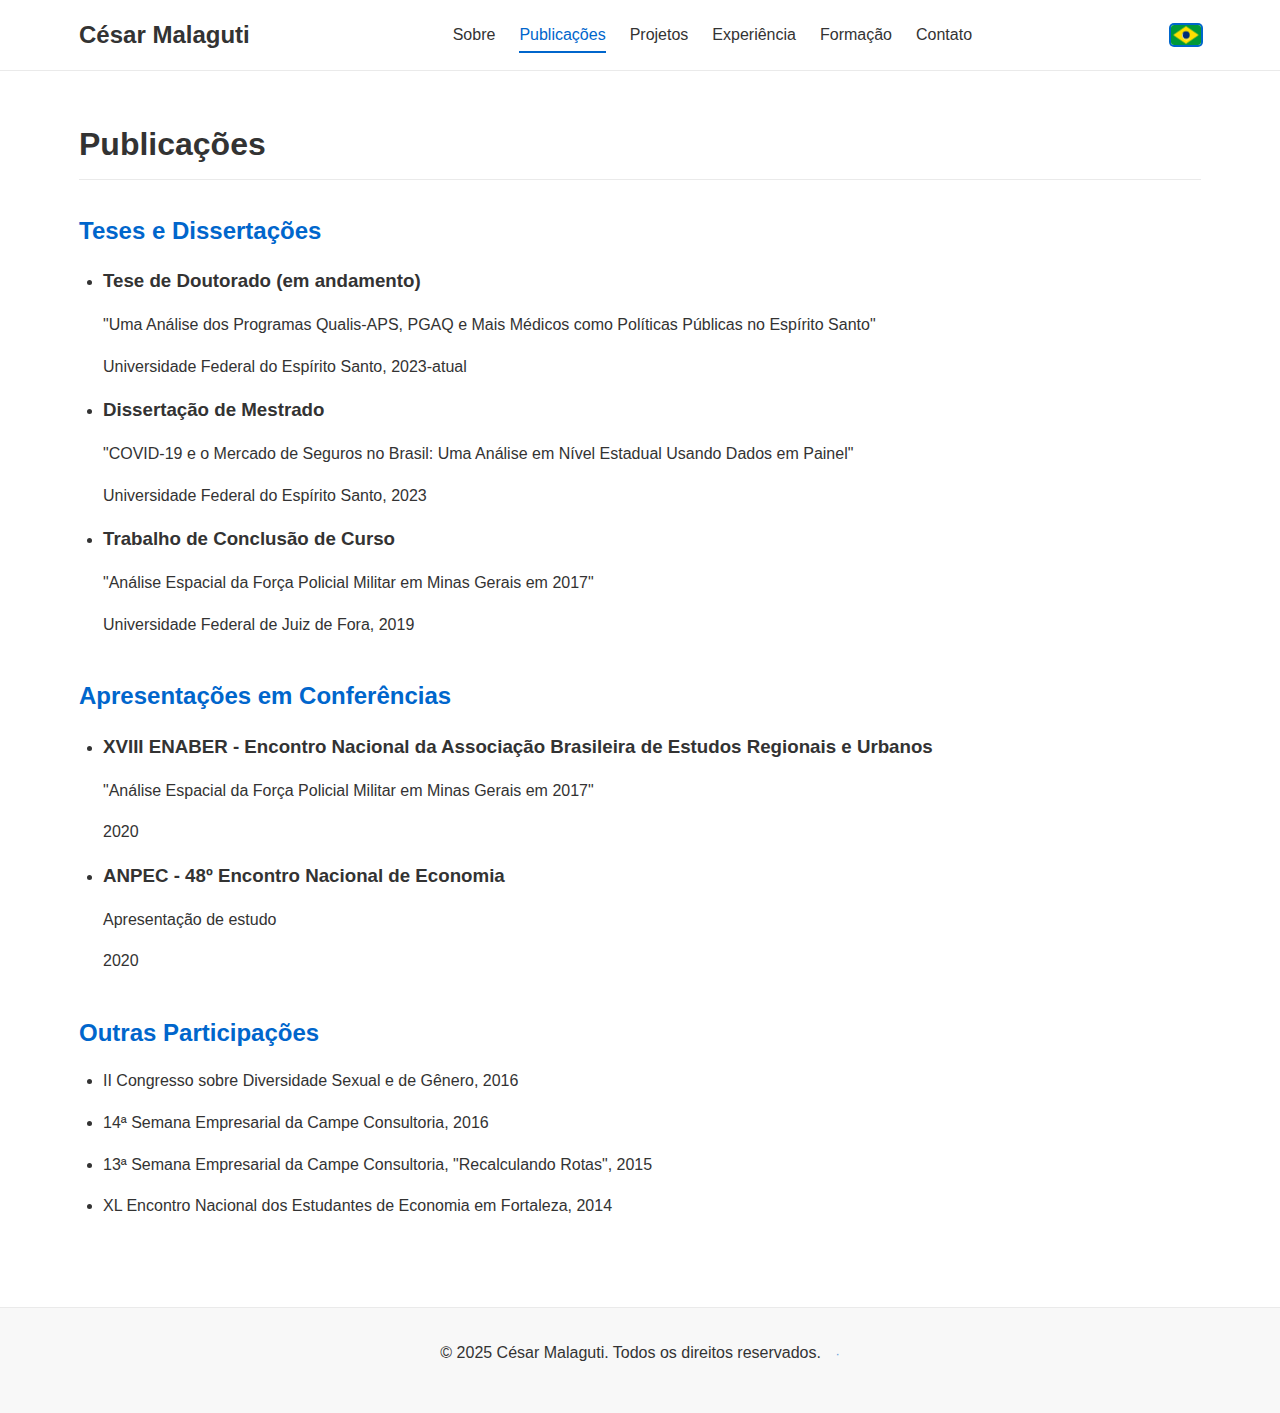
<file: publications.html>
<!DOCTYPE html>
<html lang="pt-br">
<head>
    <meta charset="UTF-8">
    <meta name="viewport" content="width=device-width, initial-scale=1.0">
    <title>Publicações | César Malaguti</title>
    <link rel="stylesheet" href="css/style.css">
    <link rel="stylesheet" href="css/admin.css">
</head>
<body>
    <header>
        <div class="container">
            <div class="logo">
                <a href="index.html">César Malaguti</a>
            </div>
            <nav>
                <ul>
                    <li><a href="index.html">Sobre</a></li>
                    <li><a href="publications.html" class="active">Publicações</a></li>
                    <li><a href="projects.html">Projetos</a></li>
                    <li><a href="experience.html">Experiência</a></li>
                    <li><a href="education.html">Formação</a></li>
                    <li><a href="contact.html">Contato</a></li>
                </ul>
            </nav>
        </div>
    </header>

    <main>
        <section class="publications">
            <div class="container">
                <h1 data-lang="pt">Publicações</h1>
                <h1 data-lang="en" style="display: none;">Publications</h1>
                
                <div class="publication-category">
                    <h2 data-lang="pt">Teses e Dissertações</h2>
                    <h2 data-lang="en" style="display: none;">Theses and Dissertations</h2>
                    <ul>
                        <li class="publication-item">
                            <h3 data-lang="pt">Tese de Doutorado (em andamento)</h3>
                            <h3 data-lang="en" style="display: none;">Doctoral Thesis (in progress)</h3>
                            <p data-lang="pt">"Uma Análise dos Programas Qualis-APS, PGAQ e Mais Médicos como Políticas Públicas no Espírito Santo"</p>
                            <p data-lang="en" style="display: none;">"An Analysis of the Qualis-APS, PGAQ, and Mais Médicos Programs as Public Policies in Espírito Santo"</p>
                            <p data-lang="pt">Universidade Federal do Espírito Santo, 2023-atual</p>
                            <p data-lang="en" style="display: none;">Federal University of Espírito Santo, 2023-present</p>
                        </li>
                        <li class="publication-item">
                            <h3 data-lang="pt">Dissertação de Mestrado</h3>
                            <h3 data-lang="en" style="display: none;">Master's Dissertation</h3>
                            <p data-lang="pt">"COVID-19 e o Mercado de Seguros no Brasil: Uma Análise em Nível Estadual Usando Dados em Painel"</p>
                            <p data-lang="en" style="display: none;">"COVID-19 and the Insurance Market in Brazil: A State-Level Analysis Using Panel Data"</p>
                            <p data-lang="pt">Universidade Federal do Espírito Santo, 2023</p>
                            <p data-lang="en" style="display: none;">Federal University of Espírito Santo, 2023</p>
                        </li>
                        <li class="publication-item">
                            <h3 data-lang="pt">Trabalho de Conclusão de Curso</h3>
                            <h3 data-lang="en" style="display: none;">Undergraduate Thesis</h3>
                            <p data-lang="pt">"Análise Espacial da Força Policial Militar em Minas Gerais em 2017"</p>
                            <p data-lang="en" style="display: none;">"Spatial Analysis of the Military Police Force in Minas Gerais in 2017"</p>
                            <p data-lang="pt">Universidade Federal de Juiz de Fora, 2019</p>
                            <p data-lang="en" style="display: none;">Federal University of Juiz de Fora, 2019</p>
                        </li>
                    </ul>
                </div>
                
                <div class="publication-category">
                    <h2 data-lang="pt">Apresentações em Conferências</h2>
                    <h2 data-lang="en" style="display: none;">Conference Presentations</h2>
                    <ul>
                        <li class="publication-item">
                            <h3 data-lang="pt">XVIII ENABER - Encontro Nacional da Associação Brasileira de Estudos Regionais e Urbanos</h3>
                            <h3 data-lang="en" style="display: none;">XVIII ENABER - National Meeting of the Brazilian Association of Regional and Urban Studies</h3>
                            <p data-lang="pt">"Análise Espacial da Força Policial Militar em Minas Gerais em 2017"</p>
                            <p data-lang="en" style="display: none;">"Spatial Analysis of the Military Police Force in Minas Gerais in 2017"</p>
                            <p>2020</p>
                        </li>
                        <li class="publication-item">
                            <h3 data-lang="pt">ANPEC - 48º Encontro Nacional de Economia</h3>
                            <h3 data-lang="en" style="display: none;">ANPEC - 48th National Economics Meeting</h3>
                            <p data-lang="pt">Apresentação de estudo</p>
                            <p data-lang="en" style="display: none;">Study presentation</p>
                            <p>2020</p>
                        </li>
                    </ul>
                </div>
                
                <div class="publication-category">
                    <h2 data-lang="pt">Outras Participações</h2>
                    <h2 data-lang="en" style="display: none;">Other Participations</h2>
                    <ul>
                        <li class="publication-item">
                            <p data-lang="pt">II Congresso sobre Diversidade Sexual e de Gênero, 2016</p>
                            <p data-lang="en" style="display: none;">II Congress on Sexual and Gender Diversity, 2016</p>
                        </li>
                        <li class="publication-item">
                            <p data-lang="pt">14ª Semana Empresarial da Campe Consultoria, 2016</p>
                            <p data-lang="en" style="display: none;">14th Business Week of Campe Consultoria, 2016</p>
                        </li>
                        <li class="publication-item">
                            <p data-lang="pt">13ª Semana Empresarial da Campe Consultoria, "Recalculando Rotas", 2015</p>
                            <p data-lang="en" style="display: none;">13th Business Week of Campe Consultoria, "Recalculating Routes", 2015</p>
                        </li>
                        <li class="publication-item">
                            <p data-lang="pt">XL Encontro Nacional dos Estudantes de Economia em Fortaleza, 2014</p>
                            <p data-lang="en" style="display: none;">XL National Meeting of Economics Students in Fortaleza, 2014</p>
                        </li>
                    </ul>
                </div>
            </div>
        </section>
    </main>

    <footer>
        <div class="container">
            <p data-lang="pt">&copy; 2025 César Malaguti. Todos os direitos reservados.</p>
            <p data-lang="en" style="display: none;">&copy; 2025 César Malaguti. All rights reserved.</p>
        </div>
    </footer>

    <script src="js/script.js"></script>
    <script src="js/language.js"></script>
    <script src="js/admin.js"></script>
</body>
</html>
</file>
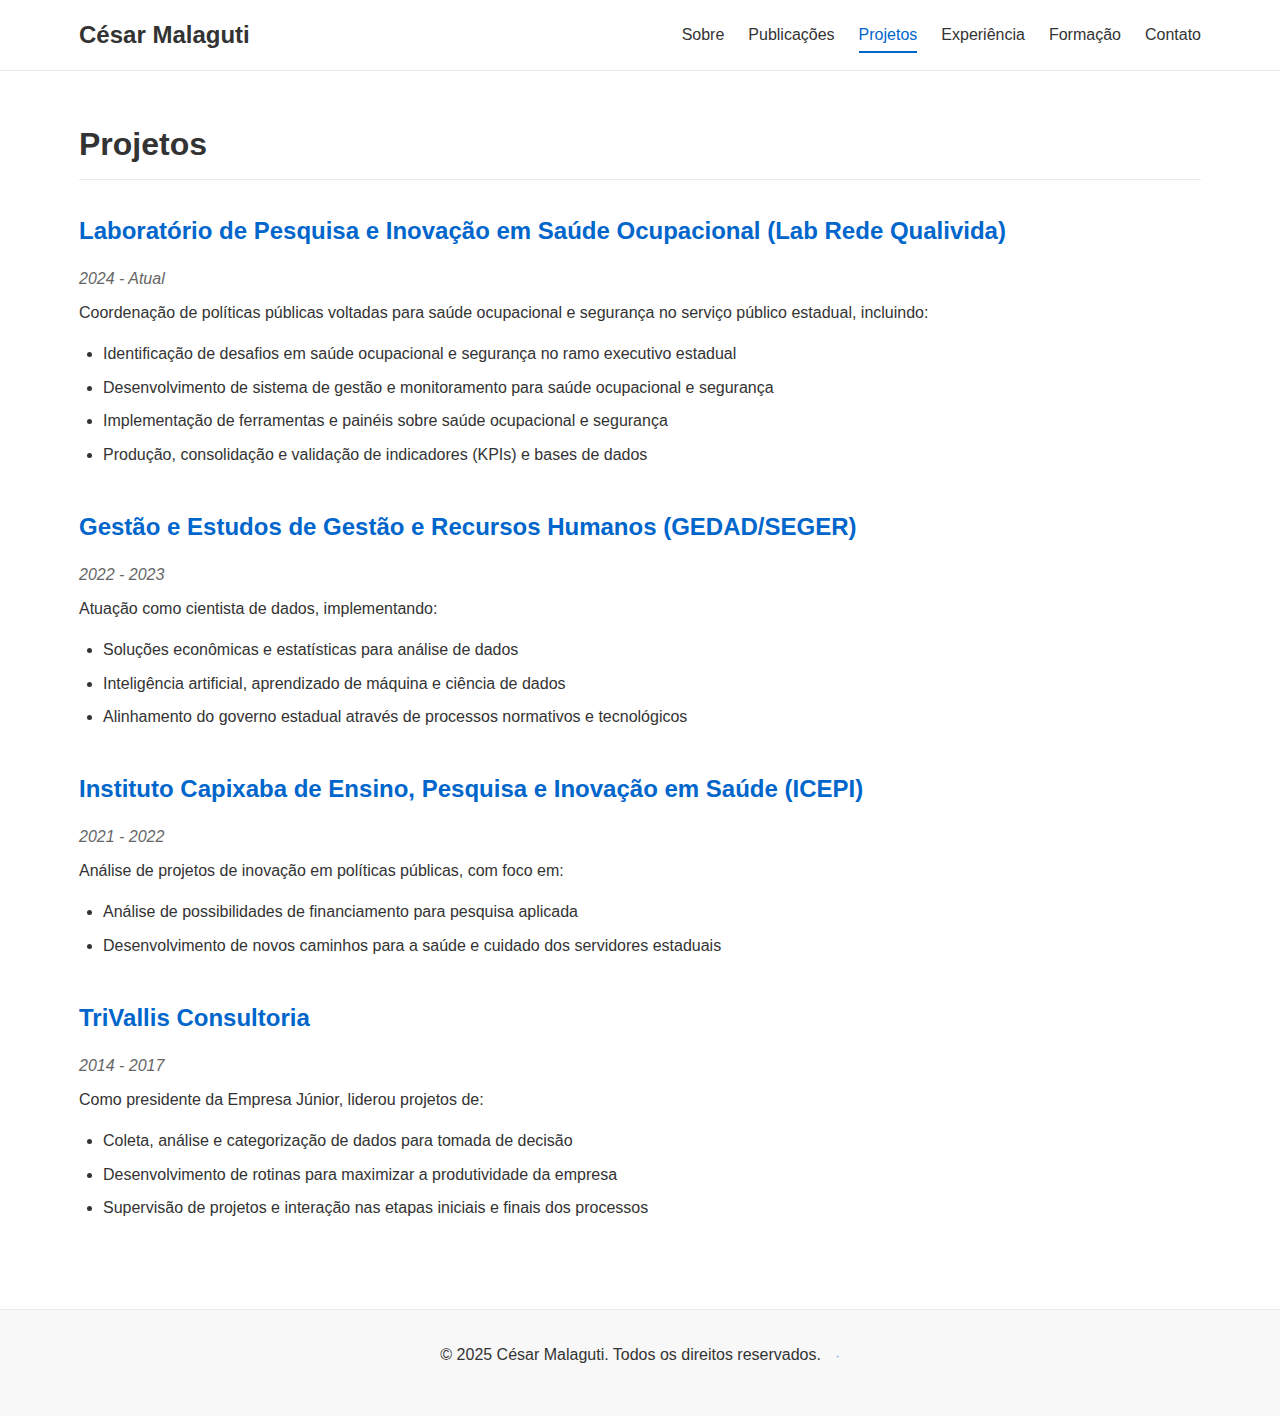
<file: cesar_malaguti_website_colab/projects.html>
<!DOCTYPE html>
<html lang="pt-br">
<head>
    <meta charset="UTF-8">
    <meta name="viewport" content="width=device-width, initial-scale=1.0">
    <title>Projetos | César Malaguti</title>
    <link rel="stylesheet" href="css/style.css">
    <link rel="stylesheet" href="css/admin.css">
</head>
<body>
    <header>
        <div class="container">
            <div class="logo">
                <a href="index.html">César Malaguti</a>
            </div>
            <nav>
                <ul>
                    <li><a href="index.html">Sobre</a></li>
                    <li><a href="publications.html">Publicações</a></li>
                    <li><a href="projects.html" class="active">Projetos</a></li>
                    <li><a href="experience.html">Experiência</a></li>
                    <li><a href="education.html">Formação</a></li>
                    <li><a href="contact.html">Contato</a></li>
                </ul>
            </nav>
        </div>
    </header>

    <main>
        <section class="projects">
            <div class="container">
                <h1>Projetos</h1>
                
                <div class="project-item">
                    <h2>Laboratório de Pesquisa e Inovação em Saúde Ocupacional (Lab Rede Qualivida)</h2>
                    <p class="project-period">2024 - Atual</p>
                    <p>Coordenação de políticas públicas voltadas para saúde ocupacional e segurança no serviço público estadual, incluindo:</p>
                    <ul>
                        <li>Identificação de desafios em saúde ocupacional e segurança no ramo executivo estadual</li>
                        <li>Desenvolvimento de sistema de gestão e monitoramento para saúde ocupacional e segurança</li>
                        <li>Implementação de ferramentas e painéis sobre saúde ocupacional e segurança</li>
                        <li>Produção, consolidação e validação de indicadores (KPIs) e bases de dados</li>
                    </ul>
                </div>
                
                <div class="project-item">
                    <h2>Gestão e Estudos de Gestão e Recursos Humanos (GEDAD/SEGER)</h2>
                    <p class="project-period">2022 - 2023</p>
                    <p>Atuação como cientista de dados, implementando:</p>
                    <ul>
                        <li>Soluções econômicas e estatísticas para análise de dados</li>
                        <li>Inteligência artificial, aprendizado de máquina e ciência de dados</li>
                        <li>Alinhamento do governo estadual através de processos normativos e tecnológicos</li>
                    </ul>
                </div>
                
                <div class="project-item">
                    <h2>Instituto Capixaba de Ensino, Pesquisa e Inovação em Saúde (ICEPI)</h2>
                    <p class="project-period">2021 - 2022</p>
                    <p>Análise de projetos de inovação em políticas públicas, com foco em:</p>
                    <ul>
                        <li>Análise de possibilidades de financiamento para pesquisa aplicada</li>
                        <li>Desenvolvimento de novos caminhos para a saúde e cuidado dos servidores estaduais</li>
                    </ul>
                </div>
                
                <div class="project-item">
                    <h2>TriVallis Consultoria</h2>
                    <p class="project-period">2014 - 2017</p>
                    <p>Como presidente da Empresa Júnior, liderou projetos de:</p>
                    <ul>
                        <li>Coleta, análise e categorização de dados para tomada de decisão</li>
                        <li>Desenvolvimento de rotinas para maximizar a produtividade da empresa</li>
                        <li>Supervisão de projetos e interação nas etapas iniciais e finais dos processos</li>
                    </ul>
                </div>
            </div>
        </section>
    </main>

    <footer>
        <div class="container">
            <p>&copy; 2025 César Malaguti. Todos os direitos reservados.</p>
        </div>
    </footer>

    <script src="js/script.js"></script>
    <script src="js/admin.js"></script>
</body>
</html>
</file>
<file: css/admin.css>
/* Estilos para a interface de administração */

/* Botão de login discreto */
.login-link {
    font-size: 0.8rem;
    opacity: 0.6;
    margin-left: 10px;
    transition: opacity 0.3s ease;
}

.login-link:hover {
    opacity: 1;
}

/* Barra de administração */
.admin-bar {
    background-color: #333;
    color: white;
    padding: 0.5rem 0;
    text-align: center;
    position: fixed;
    top: 0;
    left: 0;
    right: 0;
    z-index: 2000;
    display: none;
}

.admin-bar.active {
    display: block;
}

body.admin-mode {
    padding-top: 40px;
}

.admin-bar-container {
    display: flex;
    justify-content: space-between;
    align-items: center;
    max-width: 1200px;
    margin: 0 auto;
    padding: 0 15px;
}

.admin-bar-title {
    font-weight: bold;
    margin-right: 1rem;
}

.admin-bar-actions {
    display: flex;
    gap: 0.5rem;
}

.admin-btn {
    background-color: #0066cc;
    color: white;
    border: none;
    padding: 0.25rem 0.75rem;
    border-radius: 4px;
    cursor: pointer;
    font-size: 0.85rem;
    transition: background-color 0.3s ease;
}

.admin-btn:hover {
    background-color: #004080;
}

.admin-btn.danger {
    background-color: #e74c3c;
}

.admin-btn.danger:hover {
    background-color: #c0392b;
}

.admin-btn.success {
    background-color: #2ecc71;
}

.admin-btn.success:hover {
    background-color: #27ae60;
}

/* Elementos editáveis */
[contenteditable="true"] {
    border: 1px dashed #0066cc;
    padding: 2px;
    min-height: 1em;
    transition: background-color 0.3s ease;
}

[contenteditable="true"]:hover {
    background-color: rgba(0, 102, 204, 0.1);
}

[contenteditable="true"]:focus {
    outline: none;
    border: 1px solid #0066cc;
    background-color: rgba(0, 102, 204, 0.05);
}

/* Modal para upload de imagem */
.modal-overlay {
    position: fixed;
    top: 0;
    left: 0;
    right: 0;
    bottom: 0;
    background-color: rgba(0, 0, 0, 0.5);
    display: flex;
    align-items: center;
    justify-content: center;
    z-index: 3000;
    display: none;
}

.modal-overlay.active {
    display: flex;
}

.modal {
    background-color: white;
    border-radius: 8px;
    padding: 2rem;
    width: 90%;
    max-width: 500px;
    box-shadow: 0 0 20px rgba(0, 0, 0, 0.2);
}

.modal-header {
    display: flex;
    justify-content: space-between;
    align-items: center;
    margin-bottom: 1.5rem;
}

.modal-title {
    font-size: 1.5rem;
    font-weight: 600;
    margin: 0;
}

.modal-close {
    background: none;
    border: none;
    font-size: 1.5rem;
    cursor: pointer;
    color: #666;
}

.modal-body {
    margin-bottom: 1.5rem;
}

.modal-footer {
    display: flex;
    justify-content: flex-end;
    gap: 0.5rem;
}

/* Área de upload de imagem */
.image-upload-container {
    text-align: center;
    margin-bottom: 1rem;
}

.image-preview {
    width: 200px;
    height: 200px;
    border-radius: 50%;
    object-fit: cover;
    margin: 0 auto 1rem;
    border: 2px solid #ddd;
    background-color: #f8f8f8;
    display: flex;
    align-items: center;
    justify-content: center;
    overflow: hidden;
}

.image-preview img {
    max-width: 100%;
    max-height: 100%;
}

.image-upload-label {
    display: inline-block;
    padding: 0.5rem 1rem;
    background-color: #0066cc;
    color: white;
    border-radius: 4px;
    cursor: pointer;
    transition: background-color 0.3s ease;
}

.image-upload-label:hover {
    background-color: #004080;
}

.image-upload-input {
    display: none;
}

/* Seletores de idioma */
.language-selector {
    display: flex;
    gap: 10px;
    margin-left: 20px;
}

.flag-btn {
    width: 30px;
    height: 20px;
    border: none;
    cursor: pointer;
    border-radius: 3px;
    opacity: 0.7;
    transition: opacity 0.3s ease, transform 0.2s ease;
}

.flag-btn:hover {
    opacity: 1;
    transform: scale(1.1);
}

.flag-btn.active {
    opacity: 1;
    box-shadow: 0 0 0 2px #0066cc;
}

.pt-flag {
    background: url('[data-uri]') center/cover no-repeat;
}

.en-flag {
    background: url('[data-uri]') center/cover no-repeat;
}
</file>
<file: cesar_malaguti_website_colab/css/admin.css>
/* Estilos para a interface de administração */

/* Botão de login discreto */
.login-link {
    font-size: 0.8rem;
    opacity: 0.6;
    margin-left: 10px;
    transition: opacity 0.3s ease;
}

.login-link:hover {
    opacity: 1;
}

/* Barra de administração */
.admin-bar {
    background-color: #333;
    color: white;
    padding: 0.5rem 0;
    text-align: center;
    position: fixed;
    top: 0;
    left: 0;
    right: 0;
    z-index: 2000;
    display: none;
}

.admin-bar.active {
    display: block;
}

body.admin-mode {
    padding-top: 40px;
}

.admin-bar-container {
    display: flex;
    justify-content: space-between;
    align-items: center;
    max-width: 1200px;
    margin: 0 auto;
    padding: 0 15px;
}

.admin-bar-title {
    font-weight: bold;
    margin-right: 1rem;
}

.admin-bar-actions {
    display: flex;
    gap: 0.5rem;
}

.admin-btn {
    background-color: #0066cc;
    color: white;
    border: none;
    padding: 0.25rem 0.75rem;
    border-radius: 4px;
    cursor: pointer;
    font-size: 0.85rem;
    transition: background-color 0.3s ease;
}

.admin-btn:hover {
    background-color: #004080;
}

.admin-btn.danger {
    background-color: #e74c3c;
}

.admin-btn.danger:hover {
    background-color: #c0392b;
}

.admin-btn.success {
    background-color: #2ecc71;
}

.admin-btn.success:hover {
    background-color: #27ae60;
}

/* Elementos editáveis */
[contenteditable="true"] {
    border: 1px dashed #0066cc;
    padding: 2px;
    min-height: 1em;
    transition: background-color 0.3s ease;
}

[contenteditable="true"]:hover {
    background-color: rgba(0, 102, 204, 0.1);
}

[contenteditable="true"]:focus {
    outline: none;
    border: 1px solid #0066cc;
    background-color: rgba(0, 102, 204, 0.05);
}

/* Modal para upload de imagem */
.modal-overlay {
    position: fixed;
    top: 0;
    left: 0;
    right: 0;
    bottom: 0;
    background-color: rgba(0, 0, 0, 0.5);
    display: flex;
    align-items: center;
    justify-content: center;
    z-index: 3000;
    display: none;
}

.modal-overlay.active {
    display: flex;
}

.modal {
    background-color: white;
    border-radius: 8px;
    padding: 2rem;
    width: 90%;
    max-width: 500px;
    box-shadow: 0 0 20px rgba(0, 0, 0, 0.2);
}

.modal-header {
    display: flex;
    justify-content: space-between;
    align-items: center;
    margin-bottom: 1.5rem;
}

.modal-title {
    font-size: 1.5rem;
    font-weight: 600;
    margin: 0;
}

.modal-close {
    background: none;
    border: none;
    font-size: 1.5rem;
    cursor: pointer;
    color: #666;
}

.modal-body {
    margin-bottom: 1.5rem;
}

.modal-footer {
    display: flex;
    justify-content: flex-end;
    gap: 0.5rem;
}

/* Área de upload de imagem */
.image-upload-container {
    text-align: center;
    margin-bottom: 1rem;
}

.image-preview {
    width: 200px;
    height: 200px;
    border-radius: 50%;
    object-fit: cover;
    margin: 0 auto 1rem;
    border: 2px solid #ddd;
    background-color: #f8f8f8;
    display: flex;
    align-items: center;
    justify-content: center;
    overflow: hidden;
}

.image-preview img {
    max-width: 100%;
    max-height: 100%;
}

.image-upload-label {
    display: inline-block;
    padding: 0.5rem 1rem;
    background-color: #0066cc;
    color: white;
    border-radius: 4px;
    cursor: pointer;
    transition: background-color 0.3s ease;
}

.image-upload-label:hover {
    background-color: #004080;
}

.image-upload-input {
    display: none;
}

/* Seletores de idioma */
.language-selector {
    display: flex;
    gap: 10px;
    margin-left: 20px;
}

.flag-btn {
    width: 30px;
    height: 20px;
    border: none;
    cursor: pointer;
    border-radius: 3px;
    opacity: 0.7;
    transition: opacity 0.3s ease, transform 0.2s ease;
}

.flag-btn:hover {
    opacity: 1;
    transform: scale(1.1);
}

.flag-btn.active {
    opacity: 1;
    box-shadow: 0 0 0 2px #0066cc;
}

.pt-flag {
    background: url('[data-uri]') center/cover no-repeat;
}

.en-flag {
    background: url('[data-uri]') center/cover no-repeat;
}
</file>
<file: css/style.css>
/* 
   Arquivo CSS principal para o site de César Malaguti
   Baseado no estilo do site de Filipe Mutz
*/

/* Reset e estilos gerais */
* {
    margin: 0;
    padding: 0;
    box-sizing: border-box;
}

body {
    font-family: -apple-system, BlinkMacSystemFont, 'Segoe UI', Roboto, Oxygen, Ubuntu, Cantarell, 'Open Sans', 'Helvetica Neue', sans-serif;
    line-height: 1.6;
    color: #333;
    background-color: #fff;
}

.container {
    width: 90%;
    max-width: 1200px;
    margin: 0 auto;
    padding: 0 15px;
}

a {
    color: #0066cc;
    text-decoration: none;
    transition: color 0.3s ease;
}

a:hover {
    color: #004080;
}

ul {
    list-style-type: none;
}

h1, h2, h3, h4, h5, h6 {
    margin-bottom: 1rem;
    font-weight: 600;
}

p {
    margin-bottom: 1rem;
}

/* Header e navegação */
header {
    background-color: #fff;
    border-bottom: 1px solid #eaeaea;
    padding: 1rem 0;
    position: sticky;
    top: 0;
    z-index: 1000;
}

header .container {
    display: flex;
    justify-content: space-between;
    align-items: center;
}

.logo a {
    font-size: 1.5rem;
    font-weight: 700;
    color: #333;
}

nav ul {
    display: flex;
}

nav ul li {
    margin-left: 1.5rem;
}

nav ul li a {
    color: #333;
    font-weight: 500;
    padding: 0.5rem 0;
    position: relative;
}

nav ul li a:hover {
    color: #0066cc;
}

nav ul li a.active {
    color: #0066cc;
}

nav ul li a.active::after {
    content: '';
    position: absolute;
    bottom: -2px;
    left: 0;
    width: 100%;
    height: 2px;
    background-color: #0066cc;
}

/* Hero section */
.hero {
    padding: 4rem 0;
    display: flex;
    align-items: center;
}

.hero .container {
    display: flex;
    align-items: center;
    gap: 2rem;
}

.profile-image {
    flex: 0 0 250px;
}

.profile-placeholder {
    width: 250px;
    height: 250px;
    border-radius: 50%;
    background-color: #e0e0e0;
    display: flex;
    align-items: center;
    justify-content: center;
    overflow: hidden;
}

.profile-img {
    width: 250px;
    height: 250px;
    border-radius: 50%;
    object-fit: cover;
}

.hero-content {
    flex: 1;
}

.hero-content h1 {
    font-size: 2.5rem;
    line-height: 1.2;
    margin-bottom: 1.5rem;
}

/* About section */
.about {
    padding: 2rem 0 4rem;
}

.about p {
    font-size: 1.1rem;
    margin-bottom: 1.5rem;
}

/* Publications, Projects, Experience, Education pages */
.publications, .projects, .experience, .education, .contact {
    padding: 3rem 0;
}

.publications h1, .projects h1, .experience h1, .education h1, .contact h1 {
    font-size: 2rem;
    margin-bottom: 2rem;
    padding-bottom: 0.5rem;
    border-bottom: 1px solid #eaeaea;
}

.publication-category, .project-item, .experience-item, .education-item, .contact-item {
    margin-bottom: 2.5rem;
}

.publication-category h2, .project-item h2, .experience-item h2, .education-item h2, .contact-item h2, .skills h2 {
    font-size: 1.5rem;
    color: #0066cc;
    margin-bottom: 1rem;
}

.publication-category ul, .project-item ul, .experience-item ul {
    padding-left: 1.5rem;
    margin-bottom: 1.5rem;
}

.publication-category ul li, .project-item ul li, .experience-item ul li {
    margin-bottom: 0.5rem;
    list-style-type: disc;
}

.project-period, .company, .period, .institution, .location, .details {
    color: #666;
    font-style: italic;
    margin-bottom: 0.5rem;
}

/* Skills section */
.skills {
    display: grid;
    grid-template-columns: repeat(auto-fill, minmax(300px, 1fr));
    gap: 2rem;
    margin-top: 2rem;
}

.skill-category {
    margin-bottom: 2rem;
}

.skill-category ul {
    padding-left: 1.5rem;
}

.skill-category ul li {
    margin-bottom: 0.5rem;
    list-style-type: disc;
}

/* Contact page */
.contact-info {
    display: grid;
    grid-template-columns: repeat(auto-fill, minmax(250px, 1fr));
    gap: 2rem;
    margin-bottom: 3rem;
}

.contact-form {
    max-width: 600px;
}

.form-group {
    margin-bottom: 1.5rem;
}

.form-group label {
    display: block;
    margin-bottom: 0.5rem;
    font-weight: 500;
}

.form-group input, .form-group textarea {
    width: 100%;
    padding: 0.75rem;
    border: 1px solid #ddd;
    border-radius: 4px;
    font-family: inherit;
    font-size: 1rem;
}

.form-group textarea {
    resize: vertical;
}

.btn-submit {
    background-color: #0066cc;
    color: white;
    border: none;
    padding: 0.75rem 1.5rem;
    border-radius: 4px;
    cursor: pointer;
    font-size: 1rem;
    font-weight: 500;
    transition: background-color 0.3s ease;
}

.btn-submit:hover {
    background-color: #004080;
}

/* Footer */
footer {
    background-color: #f8f8f8;
    padding: 2rem 0;
    text-align: center;
    border-top: 1px solid #eaeaea;
}

/* Responsividade */
@media (max-width: 768px) {
    header .container {
        flex-direction: column;
        align-items: flex-start;
    }
    
    nav {
        width: 100%;
        margin-top: 1rem;
    }
    
    nav ul {
        flex-wrap: wrap;
    }
    
    nav ul li {
        margin: 0 1rem 0.5rem 0;
    }
    
    .hero .container {
        flex-direction: column;
        text-align: center;
    }
    
    .profile-image {
        margin-bottom: 2rem;
    }
    
    .skills {
        grid-template-columns: 1fr;
    }
    
    .contact-info {
        grid-template-columns: 1fr;
    }
}

@media (max-width: 480px) {
    .hero-content h1 {
        font-size: 2rem;
    }
    
    .publications h1, .projects h1, .experience h1, .education h1, .contact h1 {
        font-size: 1.75rem;
    }
    
    .publication-category h2, .project-item h2, .experience-item h2, .education-item h2, .contact-item h2, .skills h2 {
        font-size: 1.25rem;
    }
}
</file>
<file: cesar_malaguti_website_colab/css/style.css>
/* 
   Arquivo CSS principal para o site de César Malaguti
   Baseado no estilo do site de Filipe Mutz
*/

/* Reset e estilos gerais */
* {
    margin: 0;
    padding: 0;
    box-sizing: border-box;
}

body {
    font-family: -apple-system, BlinkMacSystemFont, 'Segoe UI', Roboto, Oxygen, Ubuntu, Cantarell, 'Open Sans', 'Helvetica Neue', sans-serif;
    line-height: 1.6;
    color: #333;
    background-color: #fff;
}

.container {
    width: 90%;
    max-width: 1200px;
    margin: 0 auto;
    padding: 0 15px;
}

a {
    color: #0066cc;
    text-decoration: none;
    transition: color 0.3s ease;
}

a:hover {
    color: #004080;
}

ul {
    list-style-type: none;
}

h1, h2, h3, h4, h5, h6 {
    margin-bottom: 1rem;
    font-weight: 600;
}

p {
    margin-bottom: 1rem;
}

/* Header e navegação */
header {
    background-color: #fff;
    border-bottom: 1px solid #eaeaea;
    padding: 1rem 0;
    position: sticky;
    top: 0;
    z-index: 1000;
}

header .container {
    display: flex;
    justify-content: space-between;
    align-items: center;
}

.logo a {
    font-size: 1.5rem;
    font-weight: 700;
    color: #333;
}

nav ul {
    display: flex;
}

nav ul li {
    margin-left: 1.5rem;
}

nav ul li a {
    color: #333;
    font-weight: 500;
    padding: 0.5rem 0;
    position: relative;
}

nav ul li a:hover {
    color: #0066cc;
}

nav ul li a.active {
    color: #0066cc;
}

nav ul li a.active::after {
    content: '';
    position: absolute;
    bottom: -2px;
    left: 0;
    width: 100%;
    height: 2px;
    background-color: #0066cc;
}

/* Hero section */
.hero {
    padding: 4rem 0;
    display: flex;
    align-items: center;
}

.hero .container {
    display: flex;
    align-items: center;
    gap: 2rem;
}

.profile-image {
    flex: 0 0 250px;
}

.profile-placeholder {
    width: 250px;
    height: 250px;
    border-radius: 50%;
    background-color: #e0e0e0;
    display: flex;
    align-items: center;
    justify-content: center;
    overflow: hidden;
}

.profile-img {
    width: 250px;
    height: 250px;
    border-radius: 50%;
    object-fit: cover;
}

.hero-content {
    flex: 1;
}

.hero-content h1 {
    font-size: 2.5rem;
    line-height: 1.2;
    margin-bottom: 1.5rem;
}

/* About section */
.about {
    padding: 2rem 0 4rem;
}

.about p {
    font-size: 1.1rem;
    margin-bottom: 1.5rem;
}

/* Publications, Projects, Experience, Education pages */
.publications, .projects, .experience, .education, .contact {
    padding: 3rem 0;
}

.publications h1, .projects h1, .experience h1, .education h1, .contact h1 {
    font-size: 2rem;
    margin-bottom: 2rem;
    padding-bottom: 0.5rem;
    border-bottom: 1px solid #eaeaea;
}

.publication-category, .project-item, .experience-item, .education-item, .contact-item {
    margin-bottom: 2.5rem;
}

.publication-category h2, .project-item h2, .experience-item h2, .education-item h2, .contact-item h2, .skills h2 {
    font-size: 1.5rem;
    color: #0066cc;
    margin-bottom: 1rem;
}

.publication-category ul, .project-item ul, .experience-item ul {
    padding-left: 1.5rem;
    margin-bottom: 1.5rem;
}

.publication-category ul li, .project-item ul li, .experience-item ul li {
    margin-bottom: 0.5rem;
    list-style-type: disc;
}

.project-period, .company, .period, .institution, .location, .details {
    color: #666;
    font-style: italic;
    margin-bottom: 0.5rem;
}

/* Skills section */
.skills {
    display: grid;
    grid-template-columns: repeat(auto-fill, minmax(300px, 1fr));
    gap: 2rem;
    margin-top: 2rem;
}

.skill-category {
    margin-bottom: 2rem;
}

.skill-category ul {
    padding-left: 1.5rem;
}

.skill-category ul li {
    margin-bottom: 0.5rem;
    list-style-type: disc;
}

/* Contact page */
.contact-info {
    display: grid;
    grid-template-columns: repeat(auto-fill, minmax(250px, 1fr));
    gap: 2rem;
    margin-bottom: 3rem;
}

.contact-form {
    max-width: 600px;
}

.form-group {
    margin-bottom: 1.5rem;
}

.form-group label {
    display: block;
    margin-bottom: 0.5rem;
    font-weight: 500;
}

.form-group input, .form-group textarea {
    width: 100%;
    padding: 0.75rem;
    border: 1px solid #ddd;
    border-radius: 4px;
    font-family: inherit;
    font-size: 1rem;
}

.form-group textarea {
    resize: vertical;
}

.btn-submit {
    background-color: #0066cc;
    color: white;
    border: none;
    padding: 0.75rem 1.5rem;
    border-radius: 4px;
    cursor: pointer;
    font-size: 1rem;
    font-weight: 500;
    transition: background-color 0.3s ease;
}

.btn-submit:hover {
    background-color: #004080;
}

/* Footer */
footer {
    background-color: #f8f8f8;
    padding: 2rem 0;
    text-align: center;
    border-top: 1px solid #eaeaea;
}

/* Responsividade */
@media (max-width: 768px) {
    header .container {
        flex-direction: column;
        align-items: flex-start;
    }
    
    nav {
        width: 100%;
        margin-top: 1rem;
    }
    
    nav ul {
        flex-wrap: wrap;
    }
    
    nav ul li {
        margin: 0 1rem 0.5rem 0;
    }
    
    .hero .container {
        flex-direction: column;
        text-align: center;
    }
    
    .profile-image {
        margin-bottom: 2rem;
    }
    
    .skills {
        grid-template-columns: 1fr;
    }
    
    .contact-info {
        grid-template-columns: 1fr;
    }
}

@media (max-width: 480px) {
    .hero-content h1 {
        font-size: 2rem;
    }
    
    .publications h1, .projects h1, .experience h1, .education h1, .contact h1 {
        font-size: 1.75rem;
    }
    
    .publication-category h2, .project-item h2, .experience-item h2, .education-item h2, .contact-item h2, .skills h2 {
        font-size: 1.25rem;
    }
}
</file>
